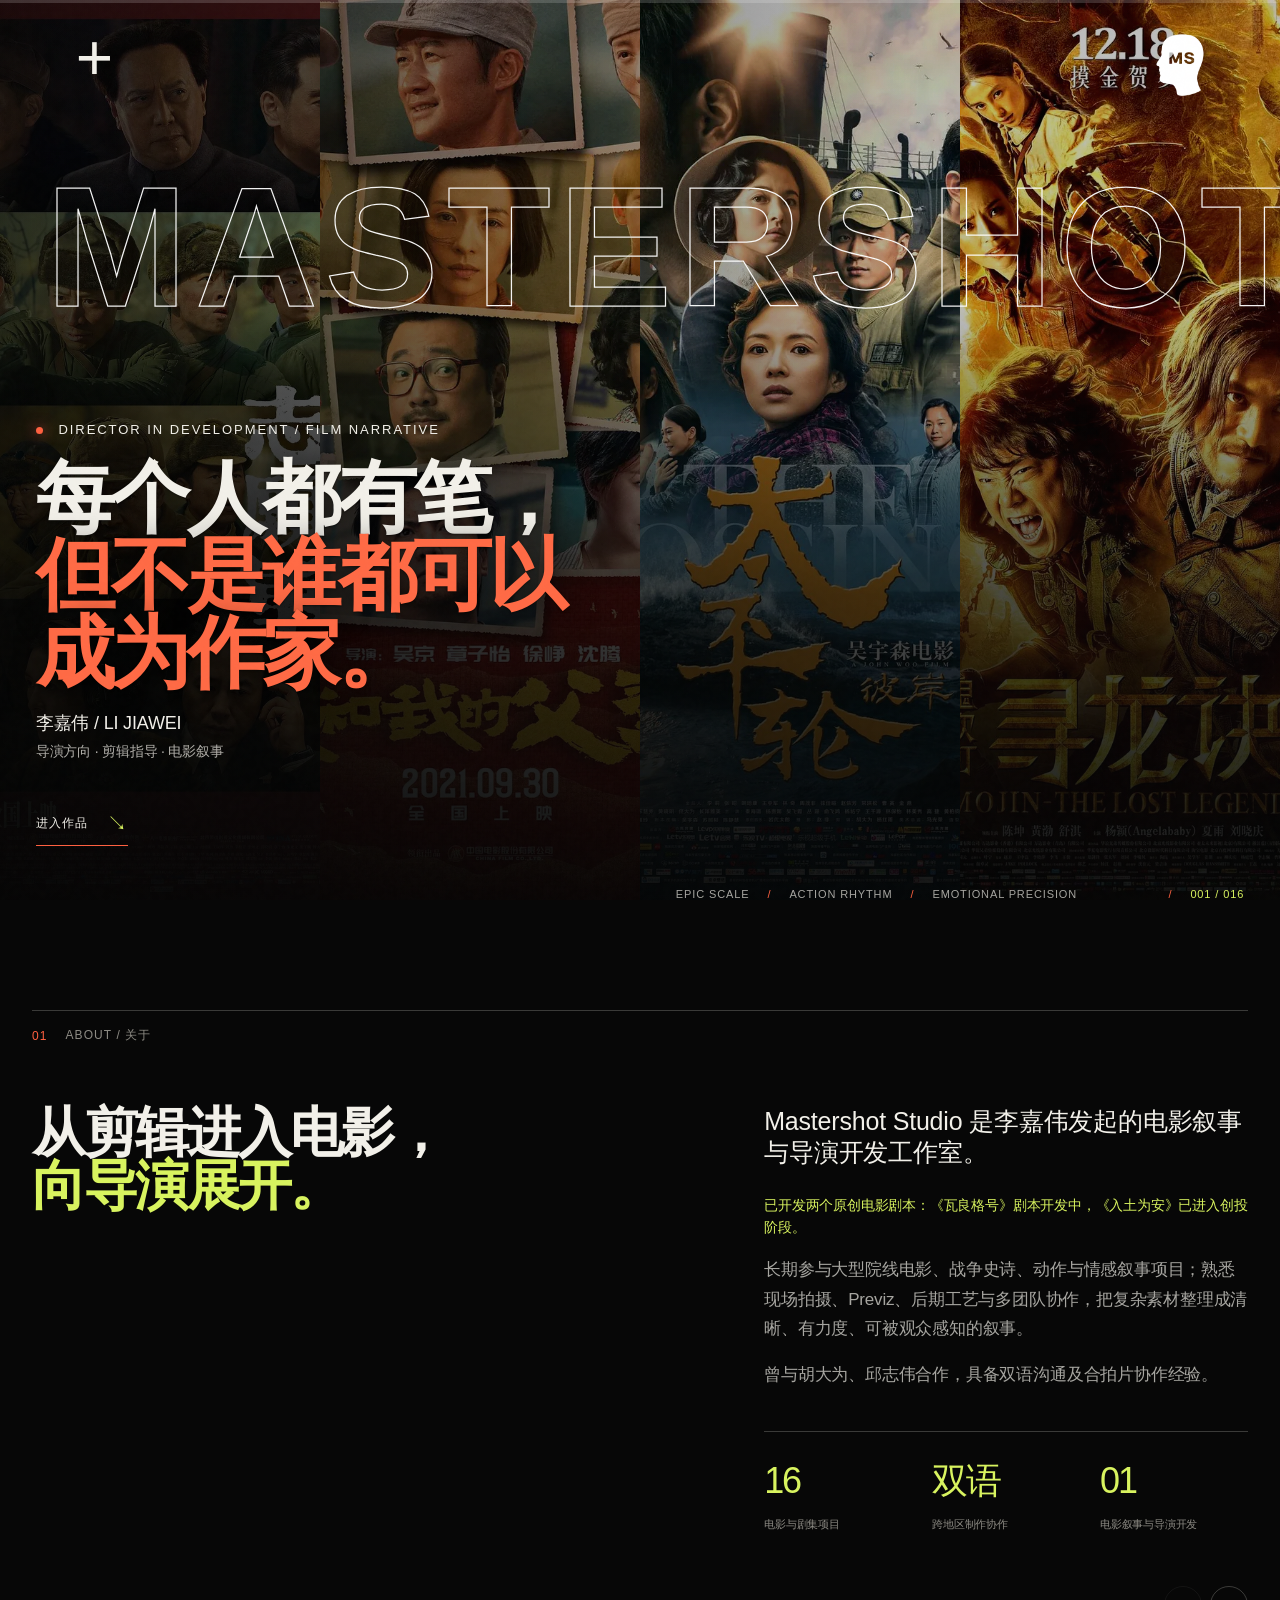
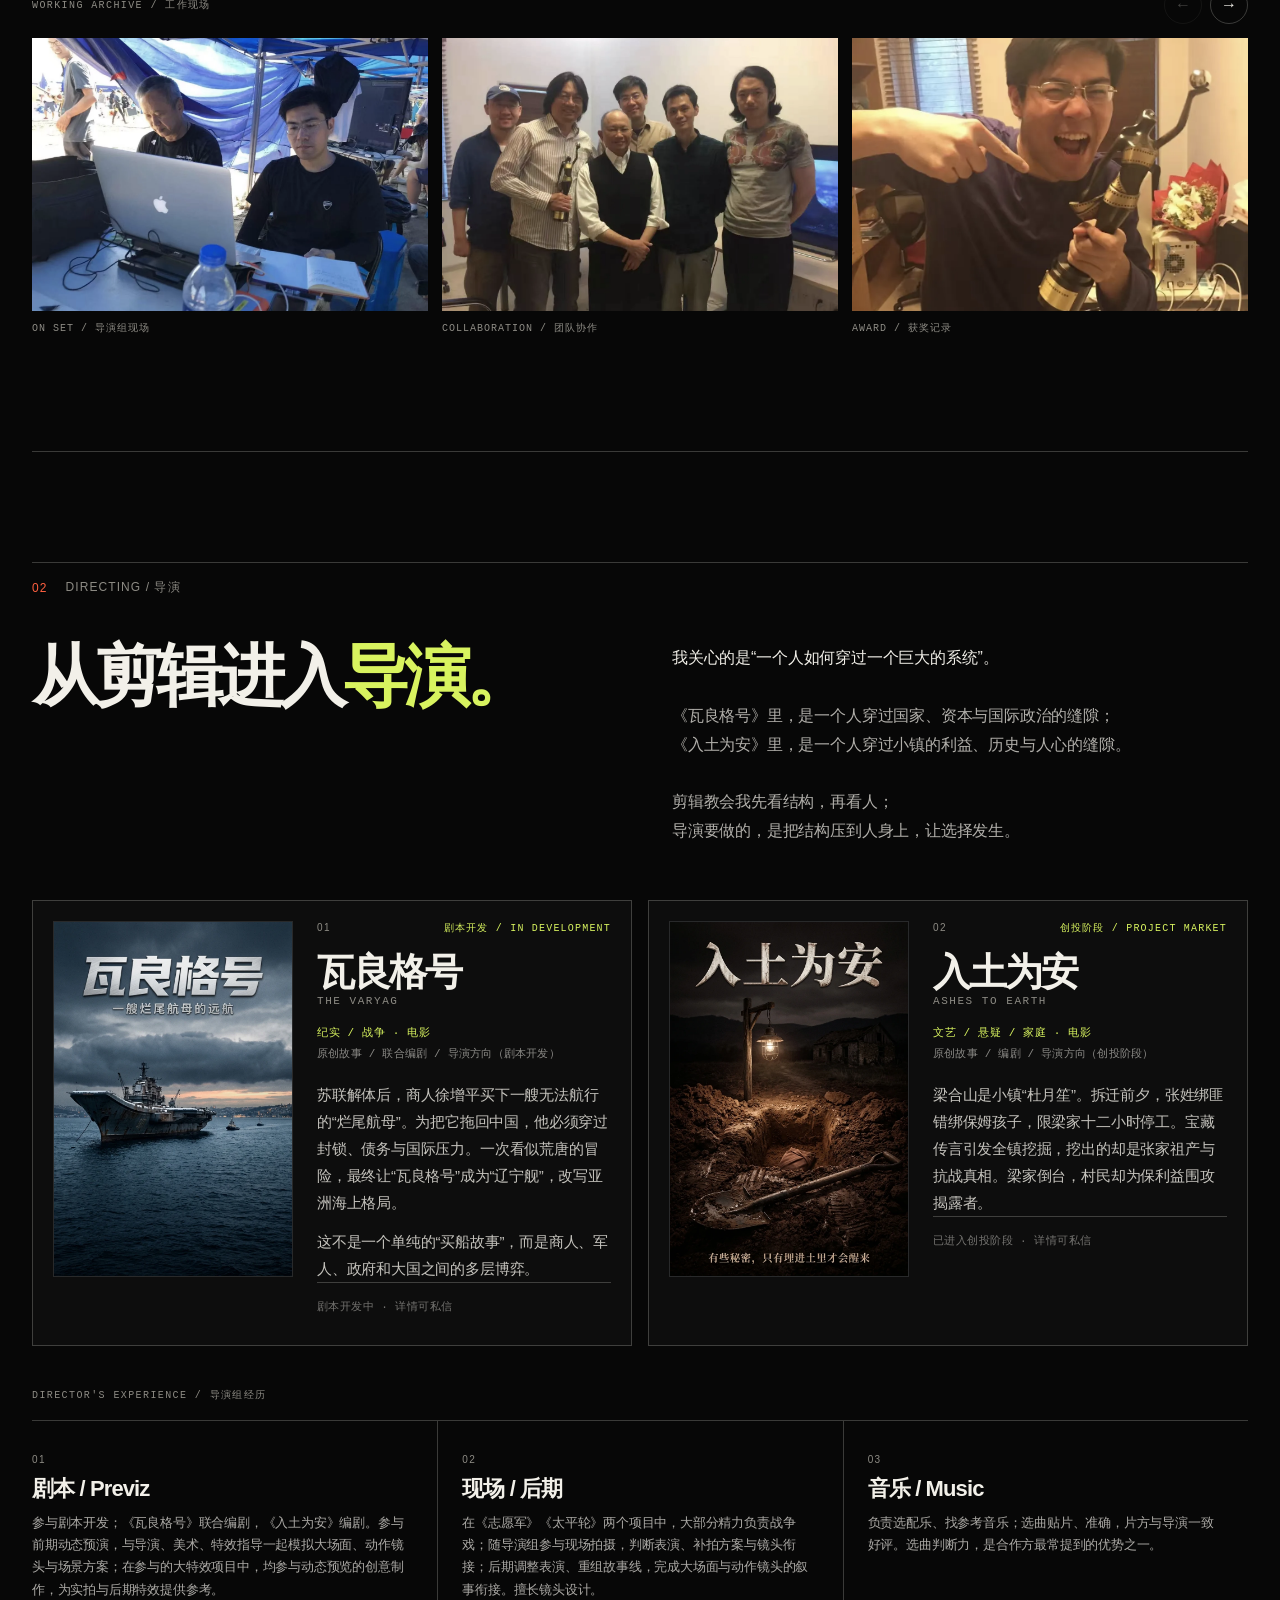
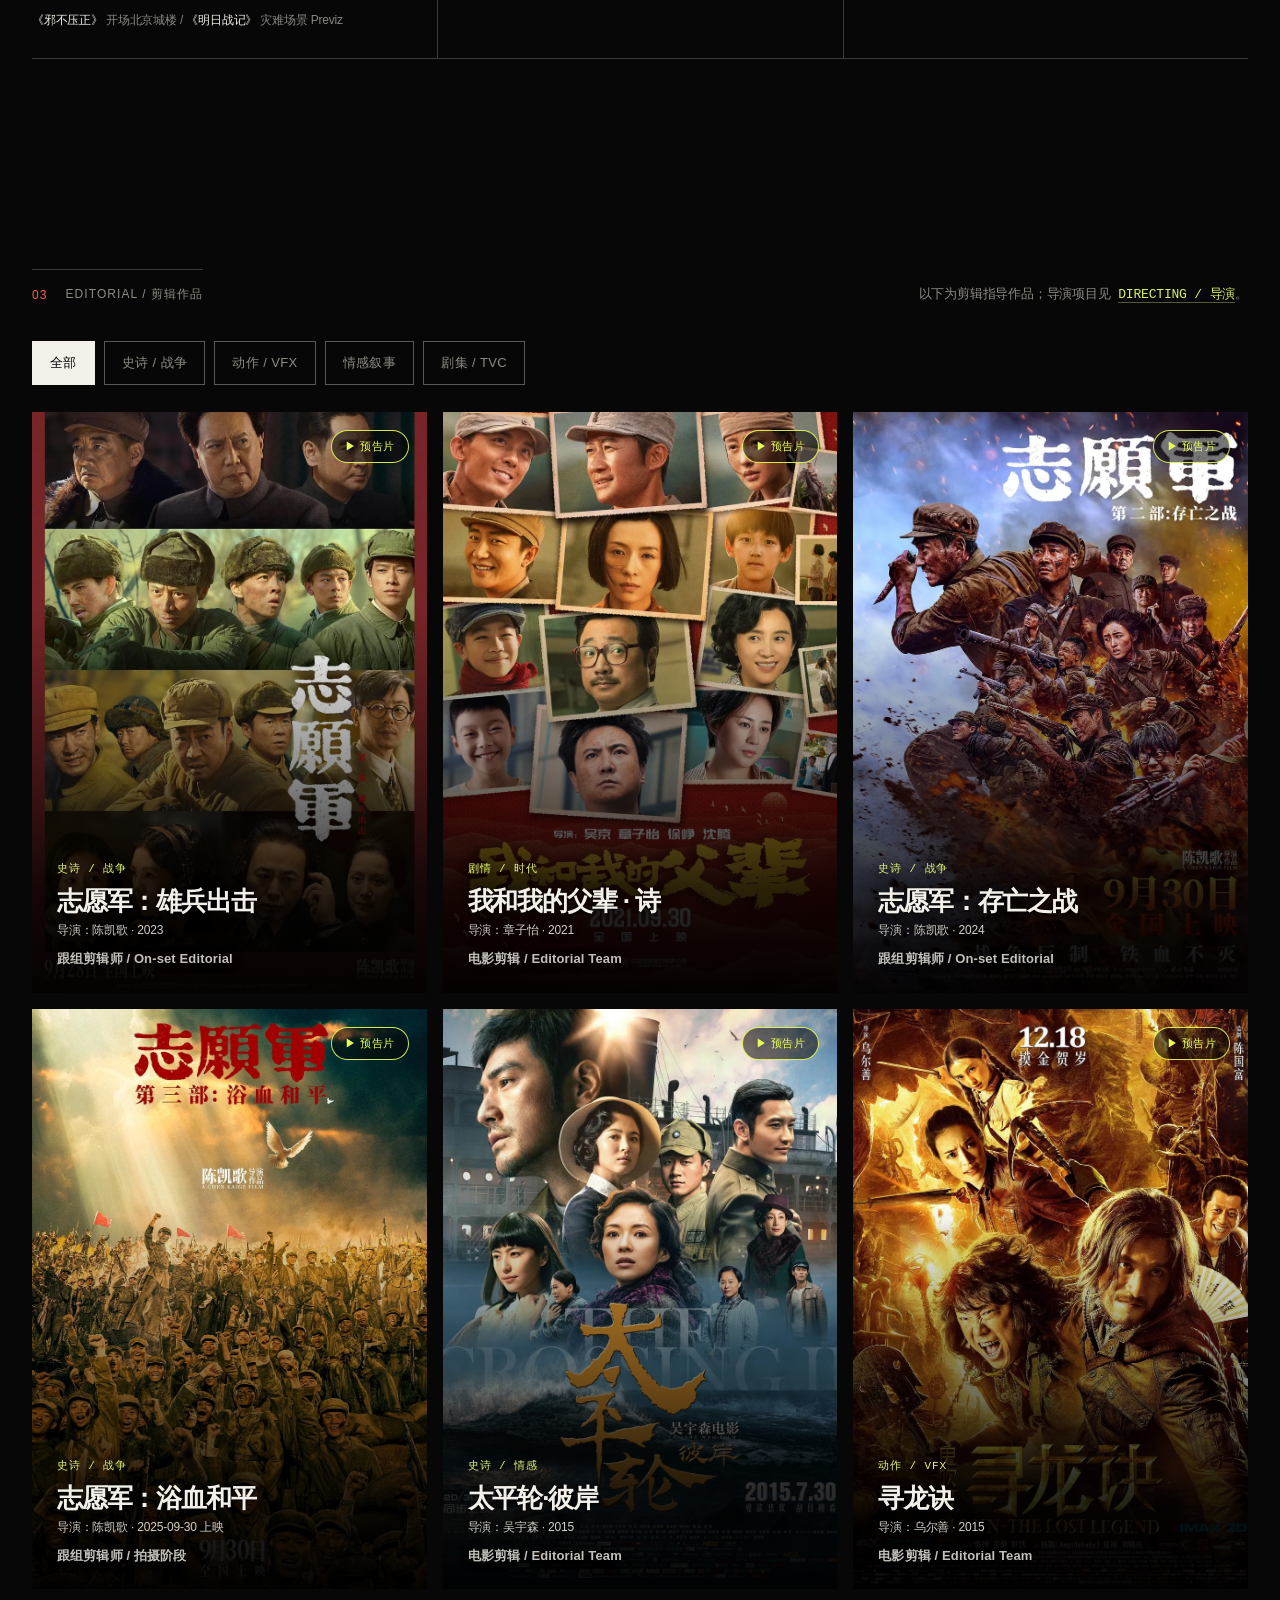
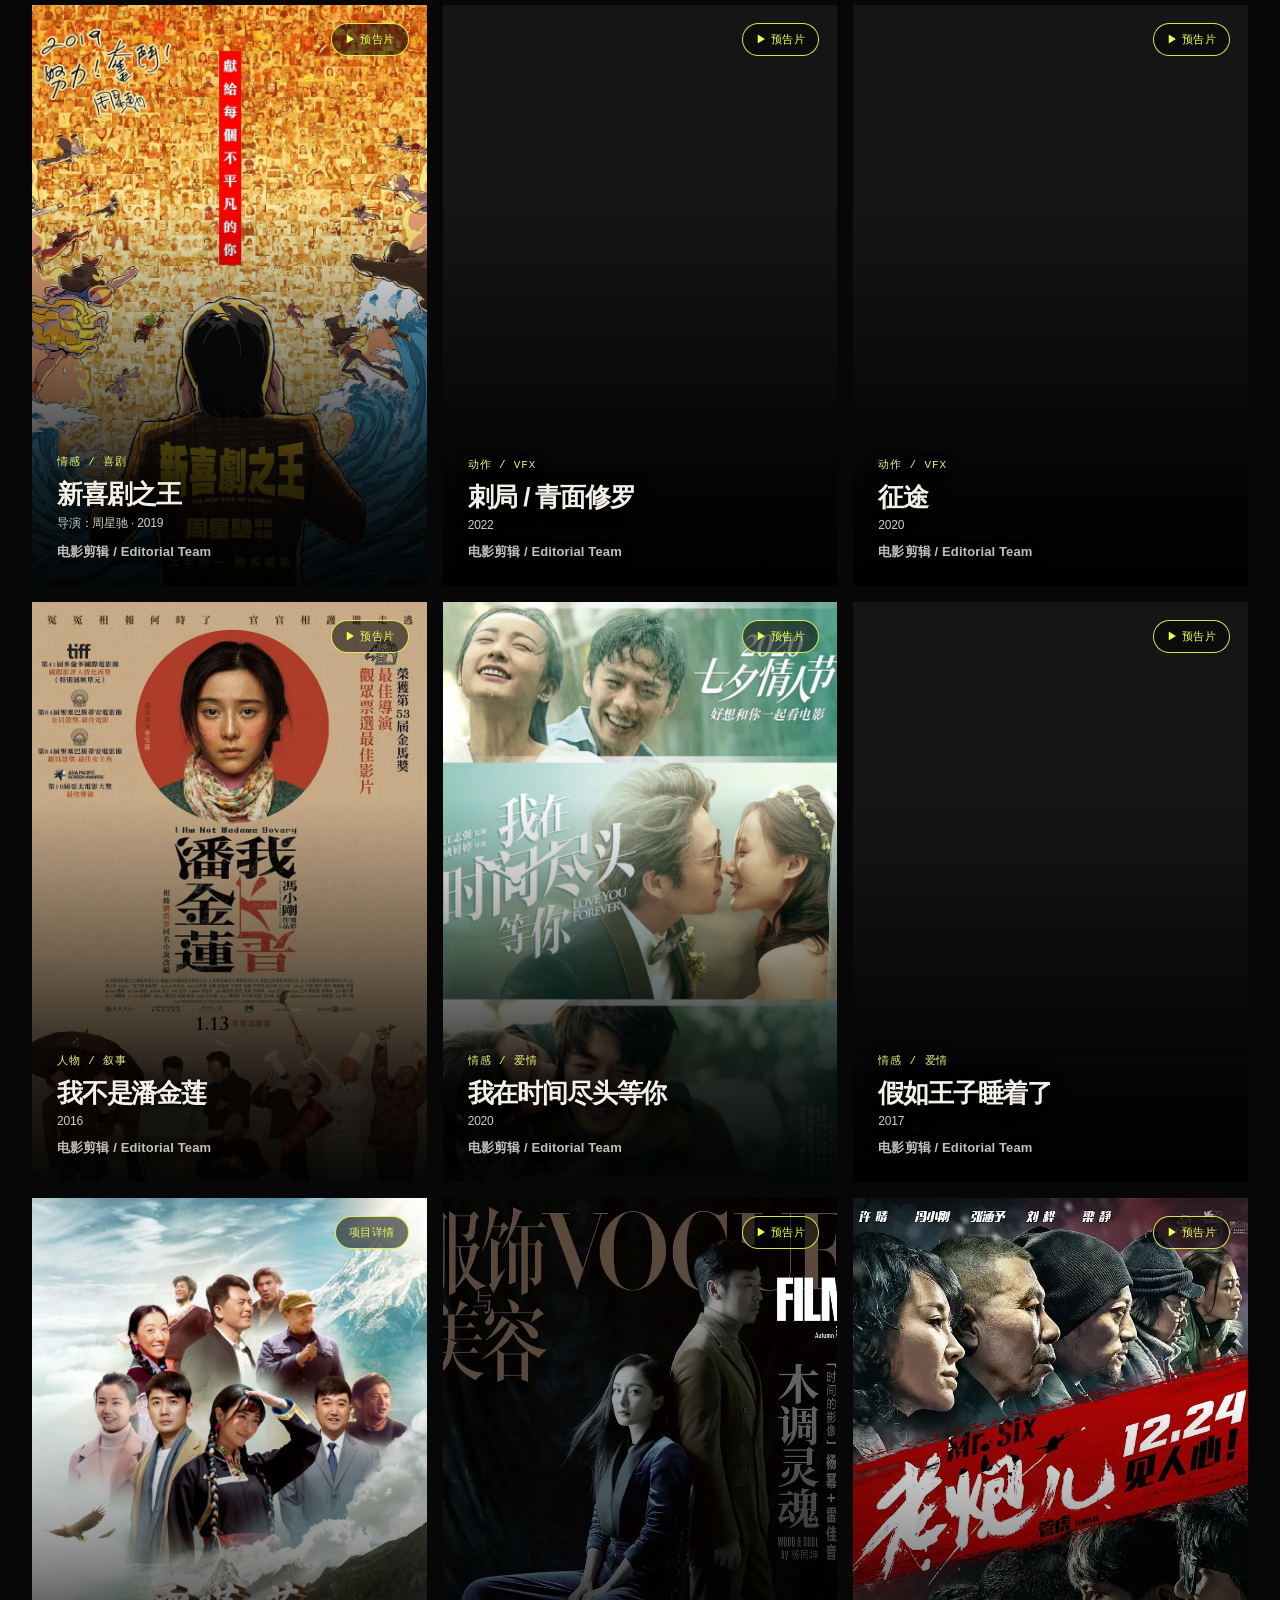
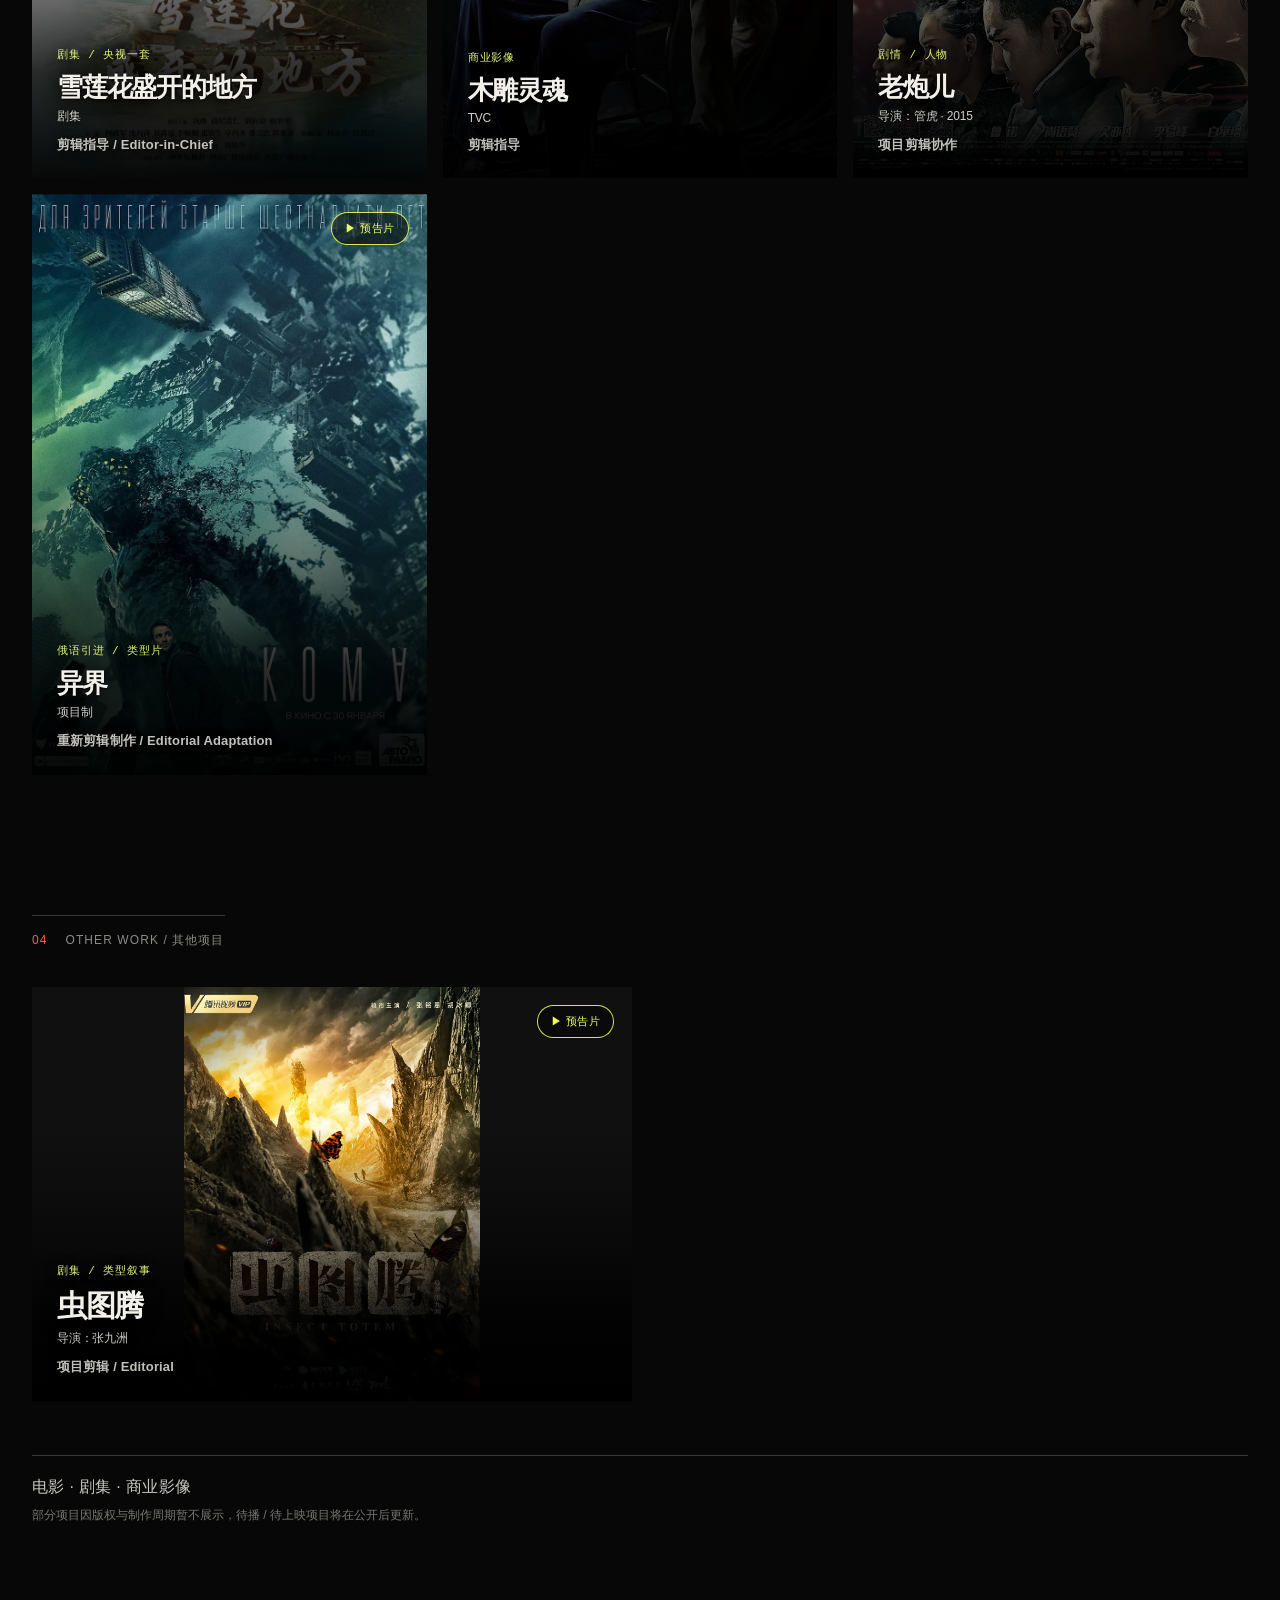
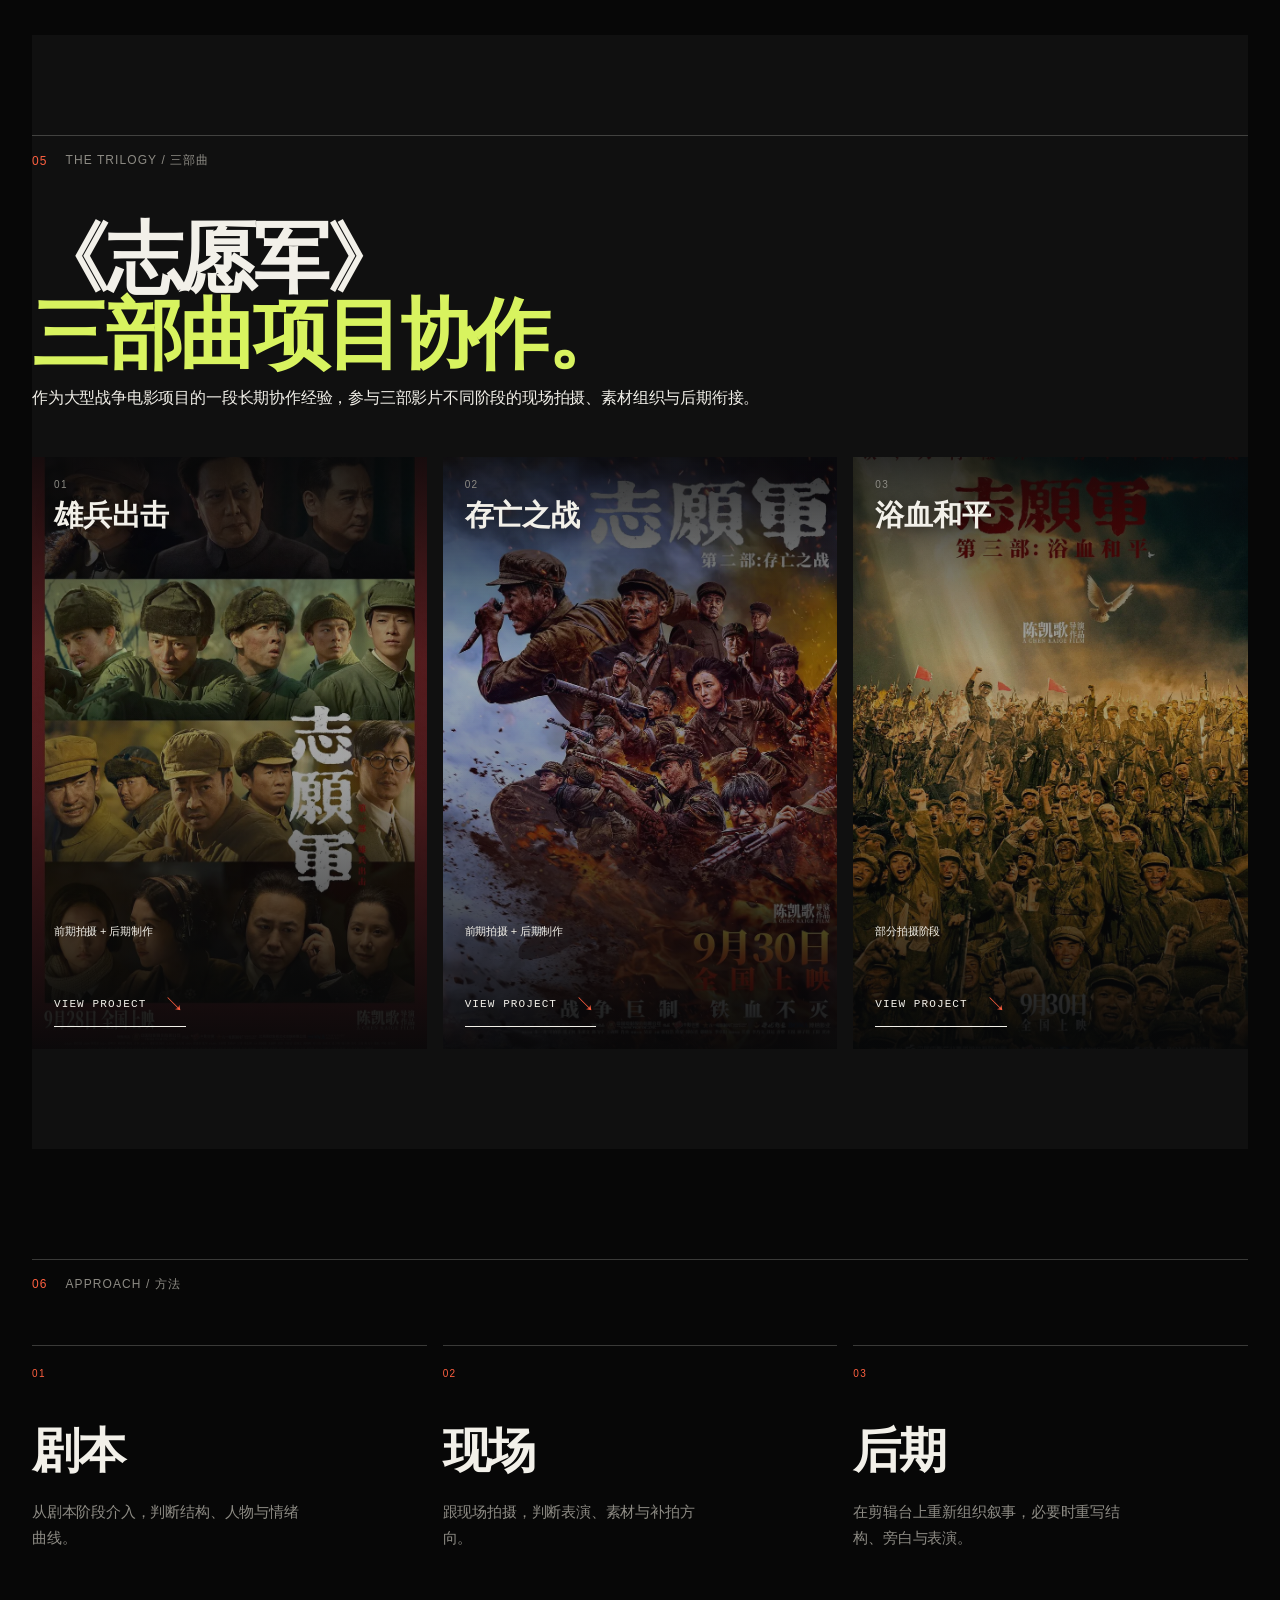
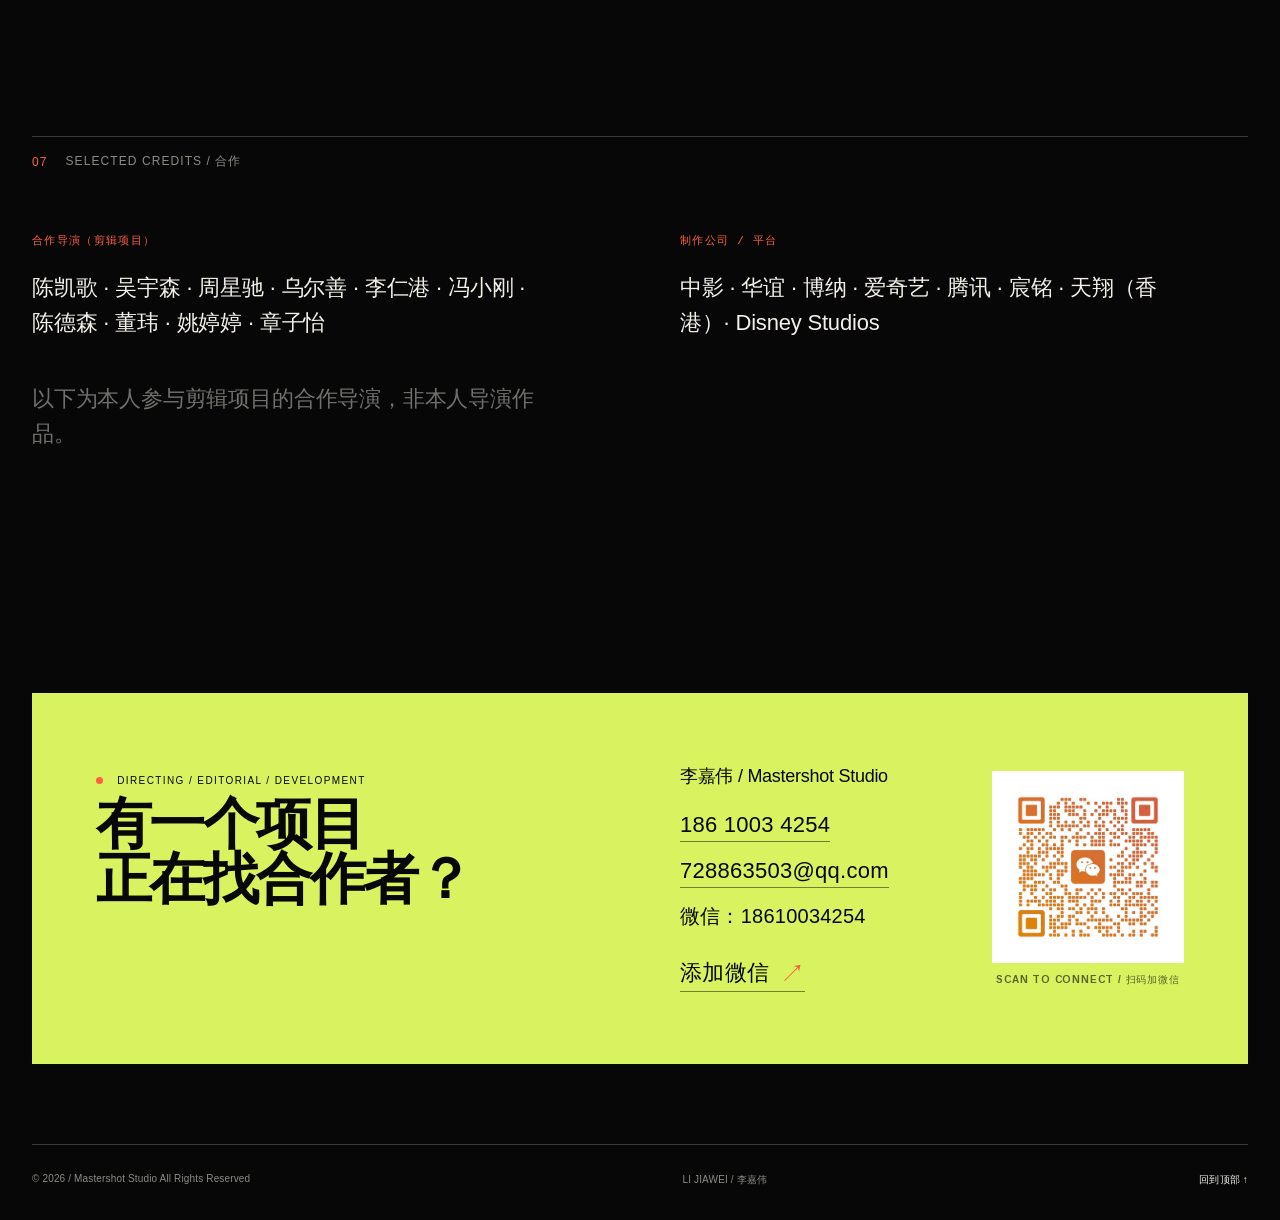
<file: index.html>
<!doctype html>
<html lang="zh-CN">
  <head>
    <meta charset="utf-8" />
    <meta name="viewport" content="width=device-width, initial-scale=1" />
    <meta name="theme-color" content="#0c0d0d" />
    <meta name="description" content="李嘉伟，导演方向、剪辑指导。原创电影剧本《瓦良格号》开发中、《入土为安》已进入创投阶段；剪辑作品包括《志愿军》三部曲、太平轮·彼岸、寻龙诀、新喜剧之王等。" />
    <title>李嘉伟 / 导演方向 · 剪辑指导 — Mastershot Studio</title>
    <link rel="canonical" href="http://mastershot.cc/" />
    <meta property="og:url" content="http://mastershot.cc/" />
    <link rel="icon" href="assets/favicon/favicon.ico" sizes="any" />
    <link rel="icon" type="image/png" href="assets/favicon/favicon-32.png" sizes="32x32" />
    <link rel="apple-touch-icon" href="assets/favicon/apple-touch-icon.png" />
    <meta property="og:type" content="website" />
    <meta property="og:site_name" content="Mastershot Studio" />
    <meta property="og:title" content="李嘉伟 / 导演方向 · 剪辑指导 — Mastershot Studio" />
    <meta property="og:description" content="李嘉伟，导演方向、剪辑指导。原创电影剧本《瓦良格号》开发中、《入土为安》已进入创投阶段；剪辑作品包括《志愿军》三部曲、太平轮·彼岸、寻龙诀、新喜剧之王等。" />
    <meta property="og:image" content="http://mastershot.cc/assets/share/og-cover.jpg" />
    <meta property="og:image:width" content="1200" />
    <meta property="og:image:height" content="630" />
    <meta name="twitter:card" content="summary_large_image" />
    <meta name="twitter:title" content="李嘉伟 / 导演方向 · 剪辑指导 — Mastershot Studio" />
    <meta name="twitter:description" content="李嘉伟，导演方向、剪辑指导。原创电影剧本《瓦良格号》开发中、《入土为安》已进入创投阶段；剪辑作品包括《志愿军》三部曲、太平轮·彼岸、寻龙诀、新喜剧之王等。" />
    <meta name="twitter:image" content="http://mastershot.cc/assets/share/og-cover.jpg" />
    <link rel="preload" as="image" href="assets/opt/img-001.webp" />
    <link rel="preload" as="image" href="assets/opt/img-002.webp" />
    <link rel="preload" as="image" href="assets/opt/img-003.webp" />
    <link rel="preload" as="image" href="assets/opt/img-004.webp" />
    <link rel="preload" href="assets/fonts/arimo-latin-700.woff2" as="font" type="font/woff2" crossorigin />
    <link rel="stylesheet" href="styles.css?v=20261021-2300" />
    <link rel="stylesheet" href="blur.css?v=20261021-2300" />
    <link rel="stylesheet" href="fixes.css?v=20261021-2300" />
  </head>
  <body class="splash-lock">
    <noscript><style>#splash-screen{display:none!important}body.splash-lock{overflow:auto!important}</style></noscript>
    <div class="page-progress" aria-hidden="true"><span id="page-progress-bar"></span></div>
    <section class="splash-screen" id="splash-screen" aria-label="Mastershot Studio opening">
      <div class="splash-wordmark" aria-label="MASTERSHOT">MASTERSHOT</div>
    </section>
    <div class="site-noise" aria-hidden="true"></div>
    <header class="site-header">
      <button class="menu-toggle" type="button" aria-label="打开菜单" aria-expanded="false" aria-controls="main-navigation">+</button>
      <a class="brand" href="#top" aria-label="Mastershot Studio home">
        <span class="brand-head" aria-hidden="true"><img class="brand-image" src="assets/opt/img-005.png" alt="MS" /></span>
      </a>
      <nav class="main-nav" id="main-navigation" aria-label="Main navigation">
        <div class="nav-links">
          <a href="#top" data-preview="assets/opt/img-004.webp">HOME</a>
          <a href="#directing" data-preview="assets/opt/img-001.webp">DIRECTING</a>
          <a href="#work" data-preview="assets/opt/img-002.webp">WORK</a>
          <a href="#approach" data-preview="assets/opt/img-003.webp">APPROACH</a>
          <a href="#about" data-preview="assets/opt/img-004.webp">ABOUT</a>
          <a href="#contact" data-preview="assets/opt/img-010.webp">CONTACT</a>
        </div>
        <aside class="nav-feature">
          <div class="nav-preview"><img id="nav-preview-image" src="assets/opt/img-002.webp" alt="项目预览"><span id="nav-preview-label">SELECTED WORK / 代表作品</span></div>
          <div class="nav-info">
            <p class="nav-info-title">LI JIAWEI / 李嘉伟</p>
            <p>导演方向 · 剪辑指导<br>Mastershot Studio</p>
            <p>原创剧本 · 开发 / 创投<br>《瓦良格号》《入土为安》</p>
            <p>志愿军三部曲<br>太平轮 · 寻龙诀 · 雪莲花</p>
            <p>史诗战争 / 动作特效 / 情感叙事</p>
            <p>合作导演（剪辑项目）<br>陈凯歌 · 吴宇森 · 周星驰</p>
            <div class="nav-contact">CONTACT<br><a href="tel:18610034254">186 1003 4254</a><br><a href="mailto:728863503@qq.com">728863503@qq.com</a><br><span>微信：18610034254</span><img class="nav-contact-qr" src="assets/opt/img-006.png" alt="微信二维码，添加李嘉伟"></div>
          </div>
        </aside>
      </nav>
    </header>

    <main id="top">
      <section class="hero" id="hero">
        <video class="hero-motion" id="hero-motion" muted loop playsinline preload="metadata" aria-hidden="true"></video>
        <div class="hero-backdrop" id="hero-backdrop"></div>
        <div class="hero-filmstrip" aria-hidden="true">
          <span style="--film:url('assets/opt/img-001.webp')"></span>
          <span style="--film:url('assets/opt/img-002.webp')"></span>
          <span style="--film:url('assets/opt/img-003.webp')"></span>
          <span style="--film:url('assets/opt/img-004.webp')"></span>
        </div>
        <div class="hero-overlay"></div>
        <div class="hero-wordmark" aria-hidden="true"><span>MASTERSHOT</span></div>
        <div class="hero-content shell">
          <p class="eyebrow"><span class="signal"></span> DIRECTOR IN DEVELOPMENT / FILM NARRATIVE</p>
          <h1>每个人都有笔，<br /><span>但不是谁都可以成为作家。</span></h1>
          <p class="hero-intro">李嘉伟 / LI JIAWEI<br /><strong>导演方向 · 剪辑指导 · 电影叙事</strong></p>
          <a class="text-link hero-link" href="#work">进入作品 <span>↘</span></a>
        </div>
        <div class="hero-meta shell">
          <span>EPIC SCALE</span><span>ACTION RHYTHM</span><span>EMOTIONAL PRECISION</span>
          <span class="hero-index">001 / 016</span>
        </div>
      </section>

      <section class="intro shell" id="about">
        <div class="section-label"><span>01</span><span>ABOUT / 关于</span></div>
        <div class="intro-grid">
          <h2><span>从剪辑进入电影，</span><br /><span><i>向导演展开。</i></span></h2>
          <div class="intro-copy">
            <p class="lead">Mastershot Studio 是李嘉伟发起的电影叙事与导演开发工作室。</p>
            <p class="about-directing">已开发两个原创电影剧本：《瓦良格号》剧本开发中，《入土为安》已进入创投阶段。</p>
            <p>长期参与大型院线电影、战争史诗、动作与情感叙事项目；熟悉现场拍摄、Previz、后期工艺与多团队协作，把复杂素材整理成清晰、有力度、可被观众感知的叙事。</p>
            <p>曾与胡大为、邱志伟合作，具备双语沟通及合拍片协作经验。</p>
            <div class="stat-row"><div><strong>16</strong><span>电影与剧集项目</span></div><div><strong>双语</strong><span>跨地区制作协作</span></div><div><strong>01</strong><span>电影叙事与导演开发</span></div></div>
          </div>
        </div>
        <div class="gallery-head">
          <span class="gallery-label">WORKING ARCHIVE / 工作现场</span>
          <div class="gallery-nav" aria-label="工作照切换">
            <button class="gallery-btn" id="gallery-prev" type="button" aria-label="上一张工作照" aria-controls="intro-gallery" disabled>←</button>
            <button class="gallery-btn" id="gallery-next" type="button" aria-label="下一张工作照" aria-controls="intro-gallery">→</button>
          </div>
        </div>
        <div class="intro-gallery" id="intro-gallery" aria-label="李嘉伟工作现场与创作记录">
          <figure><img src="assets/opt/gallery-onsite.webp" alt="李嘉伟在拍摄现场与导演组一起看笔记本电脑" loading="lazy"><figcaption>ON SET / 导演组现场</figcaption></figure>
          <figure><img src="assets/opt/img-008.webp" alt="团队工作记录" loading="lazy"><figcaption>COLLABORATION / 团队协作</figcaption></figure>
          <figure><img src="assets/opt/img-009.webp" alt="李嘉伟手持奖杯的获奖记录" loading="lazy"><figcaption>AWARD / 获奖记录</figcaption></figure>
          <figure><img src="assets/opt/gallery-set.webp" alt="黄昏下的蓝幕外景、摇臂与现场工作人员" loading="lazy"><figcaption>ON SET / 大场面拍摄</figcaption></figure>
          <figure><img src="assets/opt/gallery-screening.webp" alt="后期审片室中的投影幕与工作台" loading="lazy"><figcaption>POST / 后期审片</figcaption></figure>
          <figure><img src="assets/opt/img-007.webp" alt="剪辑工作现场" loading="lazy"><figcaption>EDITORIAL / 剪辑现场</figcaption></figure>
        </div>
      </section>


      <section class="directing shell" id="directing">
        <div class="section-label"><span>02</span><span>DIRECTING / 导演</span></div>
        <div class="directing-head">
          <h2>从剪辑进入<i>导演。</i></h2>
          <p class="directing-statement">
            <strong>我关心的是“一个人如何穿过一个巨大的系统”。</strong><br /><br />
            《瓦良格号》里，是一个人穿过国家、资本与国际政治的缝隙；<br />
            《入土为安》里，是一个人穿过小镇的利益、历史与人心的缝隙。<br /><br />
            剪辑教会我先看结构，再看人；<br />
            导演要做的，是把结构压到人身上，让选择发生。
          </p>
        </div>
        <div class="directing-grid">
          <article class="directing-card has-poster">
            <div class="directing-poster"><img src="assets/opt/directing-varyag.webp" alt="《瓦良格号》概念海报：一艘锈迹斑斑的航母在阴云下的海面航行" width="848" height="1264" loading="lazy" /></div>
            <div class="directing-body">
            <div class="directing-card-top"><span class="card-no">01</span><span class="directing-status">剧本开发 / IN DEVELOPMENT</span></div>
            <h3>瓦良格号</h3>
            <p class="directing-en">THE VARYAG</p>
            <p class="directing-meta">纪实 / 战争 · 电影</p>
            <p class="directing-credit">原创故事 / 联合编剧 / 导演方向（剧本开发）</p>
            <p class="directing-logline">苏联解体后，商人徐增平买下一艘无法航行的“烂尾航母”。为把它拖回中国，他必须穿过封锁、债务与国际压力。一次看似荒唐的冒险，最终让“瓦良格号”成为“辽宁舰”，改写亚洲海上格局。</p>
            <p class="directing-logline">这不是一个单纯的“买船故事”，而是商人、军人、政府和大国之间的多层博弈。</p>
            <p class="directing-note">剧本开发中 · 详情可私信</p>
          </div>
          </article>
          <article class="directing-card has-poster">
            <div class="directing-poster"><img src="assets/opt/directing-ashes.webp" alt="《入土为安》概念海报：夜色中的坟坑、铁锹与一盏灯" width="848" height="1264" loading="lazy" /></div>
            <div class="directing-body">
            <div class="directing-card-top"><span class="card-no">02</span><span class="directing-status">创投阶段 / PROJECT MARKET</span></div>
            <h3>入土为安</h3>
            <p class="directing-en">ASHES TO EARTH</p>
            <p class="directing-meta">文艺 / 悬疑 / 家庭 · 电影</p>
            <p class="directing-credit">原创故事 / 编剧 / 导演方向（创投阶段）</p>
            <p class="directing-logline">梁合山是小镇“杜月笙”。拆迁前夕，张姓绑匪错绑保姆孩子，限梁家十二小时停工。宝藏传言引发全镇挖掘，挖出的却是张家祖产与抗战真相。梁家倒台，村民却为保利益围攻揭露者。</p>
            <p class="directing-note">已进入创投阶段 · 详情可私信</p>
          </div>
          </article>
        </div>
      
        <p class="directing-experience-label">DIRECTOR'S EXPERIENCE / 导演组经历</p>
        <div class="directing-experience">
          <div>
            <span class="card-no">01</span>
            <h3>剧本 / Previz</h3>
            <p>参与剧本开发；《瓦良格号》联合编剧，《入土为安》编剧。参与前期动态预演，与导演、美术、特效指导一起模拟大场面、动作镜头与场景方案；在参与的大特效项目中，均参与动态预览的创意制作，为实拍与后期特效提供参考。</p>
            <p class="directing-credit-line"><strong>《邪不压正》</strong> 开场北京城楼 / <strong>《明日战记》</strong> 灾难场景 Previz</p>
          </div>
          <div>
            <span class="card-no">02</span>
            <h3>现场 / 后期</h3>
            <p>在《志愿军》《太平轮》两个项目中，大部分精力负责战争戏；随导演组参与现场拍摄，判断表演、补拍方案与镜头衔接；后期调整表演、重组故事线，完成大场面与动作镜头的叙事衔接。擅长镜头设计。</p>
          </div>
          <div>
            <span class="card-no">03</span>
            <h3>音乐 / Music</h3>
            <p>负责选配乐、找参考音乐；选曲贴片、准确，片方与导演一致好评。选曲判断力，是合作方最常提到的优势之一。</p>
          </div>
        </div>
</section>

      <section class="work-section shell" id="work">
        <div class="section-heading">
          <div class="section-label"><span>03</span><span>EDITORIAL / 剪辑作品</span></div>
          <p class="section-caption">以下为剪辑指导作品；导演项目见 <a href="#directing">DIRECTING / 导演</a>。</p>
        </div>
        <div class="filter-row" role="group" aria-label="作品筛选">
          <button class="filter is-active" data-filter="all" type="button" aria-pressed="true">全部</button>
          <button class="filter" data-filter="epic" type="button" aria-pressed="false">史诗 / 战争</button>
          <button class="filter" data-filter="action" type="button" aria-pressed="false">动作 / VFX</button>
          <button class="filter" data-filter="emotion" type="button" aria-pressed="false">情感叙事</button>
          <button class="filter" data-filter="series" type="button" aria-pressed="false">剧集 / TVC</button>
        </div>
        <div class="work-grid" id="work-grid"></div>
        <noscript><p style="color:#8d8b84;font-size:13px">请开启 JavaScript 以查看完整作品列表。</p></noscript>
      </section>

      <section class="other-work shell" id="other-work">
        <div class="section-heading">
          <div class="section-label"><span>04</span><span>OTHER WORK / 其他项目</span></div>
        </div>
        <div class="other-grid" id="other-grid"></div>
        <div class="work-endnote" aria-label="作品说明">
          <span class="work-endnote-title">电影 · 剧集 · 商业影像</span>
          <small>部分项目因版权与制作周期暂不展示，待播 / 待上映项目将在公开后更新。</small>
        </div>
      </section>

      <section class="trilogy shell" id="trilogy">
        <div class="section-label"><span>05</span><span>THE TRILOGY / 三部曲</span></div>
        <div class="trilogy-head"><h2>《志愿军》<br /><i>三部曲项目协作。</i></h2><p>作为大型战争电影项目的一段长期协作经验，参与三部影片不同阶段的现场拍摄、素材组织与后期衔接。</p></div>
        <div class="trilogy-grid" id="trilogy-grid"></div>
      </section>

      <section class="approach shell" id="approach">
        <div class="section-label"><span>06</span><span>APPROACH / 方法</span></div>
        <div class="approach-grid">
          <div class="approach-card"><span class="card-no">01</span><h3>剧本</h3><p>从剧本阶段介入，判断结构、人物与情绪曲线。</p></div>
          <div class="approach-card"><span class="card-no">02</span><h3>现场</h3><p>跟现场拍摄，判断表演、素材与补拍方向。</p></div>
          <div class="approach-card"><span class="card-no">03</span><h3>后期</h3><p>在剪辑台上重新组织叙事，必要时重写结构、旁白与表演。</p></div>
        </div>
      </section>

      <section class="credits shell" id="credits">
        <div class="section-label"><span>07</span><span>SELECTED CREDITS / 合作</span></div>
        <div class="credits-grid"><div><h3>合作导演（剪辑项目）</h3><p>陈凯歌 · 吴宇森 · 周星驰 · 乌尔善 · 李仁港 · 冯小刚 · 陈德森 · 董玮 · 姚婷婷 · 章子怡</p></div><div><h3>制作公司 / 平台</h3><p>中影 · 华谊 · 博纳 · 爱奇艺 · 腾讯 · 宸铭 · 天翔（香港）· Disney Studios</p></div></div>
        <p class="credits-note">以下为本人参与剪辑项目的合作导演，非本人导演作品。</p>
      </section>

      <section class="contact shell" id="contact">
        <div class="contact-card"><div><p class="eyebrow"><span class="signal"></span> DIRECTING / EDITORIAL / DEVELOPMENT</p><h2>有一个项目<br /><i>正在找合作者？</i></h2></div><div class="contact-info"><div class="contact-details"><p>李嘉伟 / Mastershot Studio</p><a href="tel:18610034254">186 1003 4254</a><a href="mailto:728863503@qq.com">728863503@qq.com</a><span>微信：18610034254</span><a class="contact-wechat" href="weixin://dl/add?username=18610034254">添加微信 <span>↗</span></a></div><div class="contact-qr-wrap"><img class="contact-qr" src="assets/opt/img-006.png" alt="微信二维码，添加李嘉伟" loading="lazy"><span>SCAN TO CONNECT / 扫码加微信</span></div></div></div>
      </section>
    </main>

    <footer class="site-footer shell"><span>© <span id="year"></span> / Mastershot Studio All Rights Reserved</span><span>LI JIAWEI / 李嘉伟</span><a href="#top">回到顶部 ↑</a></footer>

    <section class="project-view" id="project-view" aria-hidden="true">
      <div class="project-view-topbar">
        <button class="project-home" id="project-home" type="button"><span>×</span> HOME / 返回首页</button>
        <div class="project-topbar-actions">
          <a class="project-logo" href="#top" aria-label="回到 Mastershot 开场"><span class="brand-head" aria-hidden="true"><img class="brand-image" src="assets/opt/img-005.png" alt="MS" /></span><b>MASTERSHOT</b></a>
          <button class="project-close-x" id="project-close-x" type="button" aria-label="关闭并返回作品">×</button>
        </div>
      </div>
      <div class="project-view-scroll" id="project-view-scroll" tabindex="-1">
        <div id="project-view-content"></div>
      </div>
    </section>
    <section class="trailer-modal" id="trailer-modal" aria-hidden="true" aria-label="项目播放窗口">
      <div class="trailer-modal-topbar"><span class="trailer-modal-brand">MASTERSHOT / PLAYBACK</span><button class="trailer-modal-close" id="trailer-modal-close" type="button" aria-label="退出播放">X</button></div>
      <button class="trailer-modal-arrow trailer-modal-prev" id="trailer-modal-prev" type="button" aria-label="上一个项目">‹</button>
      <div class="trailer-modal-frame" id="trailer-modal-frame"></div>
      <button class="trailer-modal-arrow trailer-modal-next" id="trailer-modal-next" type="button" aria-label="下一个项目">›</button>
      <div class="trailer-modal-caption"><span id="trailer-modal-title"></span><span id="trailer-modal-meta"></span></div>
    </section>
    <script>
      window.setTimeout(function () {
        var splash = document.getElementById("splash-screen");
        if (splash) splash.style.display = "none";
        document.body.classList.remove("splash-lock");
      }, 4000);
    </script>
    <script src="content.js?v=20261021-2300"></script>
    <script src="script.js?v=20261021-2300"></script>
  </body>
</html>
</file>
<file: styles.css>
:root { --ink:#0c0d0d; --paper:#e8e5de; --muted:#96958e; --line:rgba(232,229,222,.22); --accent:#ef5b35; --acid:#c9d978; --blue:#2d5665; --shell:min(1200px, calc(100vw - 72px)); }
* { box-sizing:border-box; }
html { scroll-behavior:smooth; }
body { margin:0; color:var(--paper); background:var(--ink); font-family:Manrope, -apple-system, BlinkMacSystemFont, "PingFang SC", "Microsoft YaHei", sans-serif; letter-spacing:-.02em; }
body::selection { color:var(--ink); background:var(--acid); }
a { color:inherit; text-decoration:none; }
button { font:inherit; color:inherit; }
.site-noise { position:fixed; inset:0; pointer-events:none; opacity:.045; z-index:20; background-image:url("data:image/svg+xml,%3Csvg viewBox='0 0 160 160' xmlns='http://www.w3.org/2000/svg'%3E%3Cfilter id='n'%3E%3CfeTurbulence type='fractalNoise' baseFrequency='.8' numOctaves='4' stitchTiles='stitch'/%3E%3C/filter%3E%3Crect width='100%25' height='100%25' filter='url(%23n)' opacity='.36'/%3E%3C/svg%3E"); }
.shell { width:var(--shell); margin-inline:auto; }
.site-header { position:fixed; top:0; left:0; width:100%; padding:22px 36px; display:flex; align-items:center; justify-content:space-between; z-index:10; mix-blend-mode:screen; }
.brand { display:flex; align-items:center; gap:12px; font:500 12px/1 "DM Mono", monospace; letter-spacing:.08em; }
.brand em { color:var(--accent); font-style:normal; }
.brand-mark { display:flex; position:relative; width:25px; height:20px; transform:skewY(-28deg); }
.brand-mark i { position:absolute; width:13px; height:13px; border:1px solid currentColor; transform:rotate(45deg); }
.brand-mark i:nth-child(1){left:0;top:0}.brand-mark i:nth-child(2){left:7px;top:0;background:var(--paper)}.brand-mark i:nth-child(3){left:14px;top:0}
.main-nav { display:flex; gap:28px; font:11px "DM Mono", monospace; letter-spacing:.08em; text-transform:uppercase; }
.main-nav a { opacity:.7; transition:opacity .25s,color .25s; }.main-nav a:hover{opacity:1;color:var(--acid)}
.menu-toggle { display:none; border:0; background:none; font:11px "DM Mono",monospace; }
.hero { min-height:100svh; position:relative; overflow:hidden; display:flex; align-items:flex-end; padding:0 0 64px; }
.hero-backdrop { position:absolute; inset:0; background:center/cover no-repeat; filter:saturate(.75) contrast(1.06); transform:scale(1.03); transition:background-image .8s ease; }
.hero-overlay { position:absolute; inset:0; background:linear-gradient(90deg,rgba(7,9,9,.93) 0%,rgba(7,9,9,.48) 48%,rgba(7,9,9,.1) 100%),linear-gradient(0deg,rgba(7,9,9,.9),transparent 52%); }
.hero-content,.hero-meta { position:relative; z-index:1; }.hero-content { padding-top:25vh; }
.eyebrow,.section-label,.card-no { font:500 10px "DM Mono", monospace; letter-spacing:.14em; text-transform:uppercase; color:var(--muted); }
.signal { width:7px;height:7px;display:inline-block;border-radius:50%;background:var(--accent);margin-right:10px;box-shadow:0 0 14px var(--accent); }
.hero h1 { max-width:930px; margin:34px 0 22px; font-size:clamp(54px,8vw,118px); line-height:.91; letter-spacing:-.08em; font-weight:700; }
h1 span,h2 i { color:var(--acid); font-style:normal; }
.hero-intro { font-size:17px; line-height:1.8; color:rgba(232,229,222,.78); }.hero-intro strong{font-weight:500;color:var(--paper)}
.text-link { display:inline-flex; align-items:center; gap:18px; padding-bottom:8px; border-bottom:1px solid currentColor; margin-top:34px; font:11px "DM Mono",monospace; letter-spacing:.1em; }.text-link span{font-size:20px;color:var(--accent)}
.hero-meta { width:var(--shell); display:flex; gap:18px; font:10px "DM Mono",monospace; letter-spacing:.08em; color:rgba(232,229,222,.58); }.hero-meta span+span::before{content:"/";margin-right:18px;color:var(--accent)}.hero-index{margin-left:auto;color:var(--accent)}
section { padding:130px 0; }.section-label{display:flex;gap:18px;align-items:center;border-top:1px solid var(--line);padding-top:13px}.section-label span:first-child{color:var(--accent)}
.intro-grid { display:grid;grid-template-columns:1fr 1fr;gap:80px;padding-top:78px; }.intro h2,.trilogy h2,.contact h2{font-size:clamp(42px,5vw,76px);line-height:.98;letter-spacing:-.075em;margin:0;font-weight:600}.intro-copy{max-width:500px;color:var(--muted);font-size:15px;line-height:1.85}.intro-copy .lead{font-size:21px;line-height:1.4;color:var(--paper);margin-top:0}.stat-row{display:grid;grid-template-columns:repeat(3,1fr);gap:20px;border-top:1px solid var(--line);margin-top:46px;padding-top:18px}.stat-row strong{display:block;color:var(--accent);font-size:28px;font-weight:500;letter-spacing:-.06em}.stat-row span{display:block;color:var(--muted);font:10px/1.45 "DM Mono",monospace;margin-top:6px}
.section-heading{display:flex;justify-content:space-between;align-items:flex-end}.section-heading>p{margin:0;color:var(--muted);font:14px "DM Mono",monospace}.filter-row{display:flex;gap:9px;flex-wrap:wrap;margin:52px 0 30px}.filter{border:1px solid var(--line);background:transparent;padding:12px 18px;font:14px "DM Mono",monospace;letter-spacing:.03em;color:var(--muted);cursor:pointer;transition:.25s}.filter:hover,.filter.is-active{background:var(--paper);border-color:var(--paper);color:var(--ink)}
.work-grid{display:flex;gap:14px;overflow-x:auto;overscroll-behavior-x:contain;scroll-snap-type:x mandatory;scrollbar-width:thin;scrollbar-color:var(--accent) transparent;padding-bottom:15px}.work-card{position:relative;flex:0 0 clamp(260px,24vw,330px);overflow:hidden;aspect-ratio:4/5;background:#1a1c1c;cursor:pointer;scroll-snap-align:start}.work-card img,.work-card video{position:absolute;inset:0;width:100%;height:100%;object-fit:cover;transition:transform .7s cubic-bezier(.2,.7,.2,1),opacity .35s;}.work-card video{opacity:0}.work-card:hover img{transform:scale(1.05)}.work-card:hover video{opacity:1}.work-card.has-video:hover img{opacity:0}.work-card::after{content:"";position:absolute;inset:0;background:linear-gradient(0deg,rgba(0,0,0,.84),transparent 60%);pointer-events:none}.work-card-content{position:absolute;bottom:0;left:0;right:0;padding:22px;z-index:1}.work-card-content .type{font:11px "DM Mono",monospace;color:var(--acid);letter-spacing:.08em}.work-card h3{font-size:23px;letter-spacing:-.05em;margin:8px 0 3px}.work-card p{margin:0;font-size:12px;color:rgba(232,229,222,.7)}.work-card .role{color:var(--muted);font:11px "DM Mono",monospace;margin-top:11px}.play-hint{position:absolute;right:18px;top:18px;z-index:2;border:1px solid rgba(232,229,222,.45);border-radius:99px;padding:7px 9px;font:10px "DM Mono",monospace;color:rgba(232,229,222,.8)}
.approach-grid{display:grid;grid-template-columns:repeat(3,1fr);gap:12px;margin-top:65px}.approach-card{border-top:1px solid var(--line);padding-top:17px;min-height:240px}.approach-card .card-no{color:var(--accent)}.approach-card h3{font-size:40px;letter-spacing:-.06em;margin:44px 0 17px}.approach-card p{max-width:270px;color:var(--muted);font-size:13px;line-height:1.75}.credits{padding-top:60px}.credits-grid{display:grid;grid-template-columns:1fr 1fr;gap:80px;margin-top:65px}.credits h3{font:10px "DM Mono",monospace;color:var(--accent);letter-spacing:.12em}.credits p{font-size:19px;line-height:1.6;max-width:520px}
.contact{padding-bottom:80px}.contact-card{display:grid;grid-template-columns:1fr 1fr;gap:80px;background:var(--accent);color:var(--ink);padding:60px}.contact-card .signal{background:var(--ink);box-shadow:none}.contact-card h2 i{color:var(--ink)}.contact-info{display:flex;flex-direction:column;align-items:flex-start;justify-content:flex-end;gap:10px;font:12px "DM Mono",monospace}.contact-info p{margin:0 0 18px;font-size:14px}.contact-info a{font-size:20px;border-bottom:1px solid rgba(12,13,13,.5)}.contact-info span{margin-top:8px}.site-footer{display:flex;justify-content:space-between;border-top:1px solid var(--line);padding:23px 0 26px;color:var(--muted);font:10px "DM Mono",monospace}.site-footer a{color:var(--paper)}
.project-dialog{width:min(720px,calc(100vw - 30px));padding:0;border:0;background:var(--paper);color:var(--ink);box-shadow:0 22px 100px rgba(0,0,0,.55)}.project-dialog::backdrop{background:rgba(0,0,0,.75)}.dialog-close{position:absolute;right:18px;top:12px;background:none;border:0;font-size:30px;color:var(--ink);cursor:pointer}.dialog-media-wrap{position:relative;width:100%;aspect-ratio:16/8;overflow:hidden;background:#111}.dialog-media-poster,.dialog-media-video{position:absolute;inset:0;width:100%;height:100%;object-fit:cover;display:block}.dialog-media-video{opacity:0;transition:opacity .25s}.dialog-media-wrap.is-playing .dialog-media-video{opacity:1}.dialog-play-hint{position:absolute;right:18px;top:18px;border:1px solid rgba(232,229,222,.6);border-radius:99px;padding:7px 10px;font:10px "DM Mono",monospace;color:var(--paper)}.trailer-page-link{position:absolute;left:22px;bottom:20px;background:var(--accent);color:var(--ink);padding:10px 14px;font:11px "DM Mono",monospace}.dialog-body{padding:30px}.dialog-body .eyebrow{color:#777}.dialog-body h2{font-size:42px;letter-spacing:-.06em;margin:15px 0 5px}.dialog-body p{font-size:14px;line-height:1.8;max-width:560px;color:#5f5f5a}.dialog-meta{display:flex;gap:20px;border-top:1px solid #c9c7c1;margin-top:24px;padding-top:15px;font:10px "DM Mono",monospace;color:#777}
@media (max-width:800px){:root{--shell:calc(100vw - 36px)}.site-header{padding:18px}.main-nav{display:none}.menu-toggle{display:block}.hero{min-height:90svh;padding-bottom:33px}.hero h1{font-size:clamp(48px,14vw,80px)}.hero-meta{display:none}section{padding:90px 0}.intro-grid,.trilogy-head,.credits-grid,.contact-card{grid-template-columns:1fr;gap:35px}.intro-grid{padding-top:50px}.work-grid{gap:8px}.work-card{flex-basis:78vw;aspect-ratio:3/4}.work-card-content{padding:15px}.work-card h3{font-size:17px}.work-card p{font-size:10px}.trilogy{padding-inline:18px}.trilogy-grid,.approach-grid{grid-template-columns:1fr}.trilogy-card{min-height:300px}.approach-card{min-height:190px}.approach-card h3{margin-top:30px}.contact-card{padding:35px 25px}.contact-info a{font-size:17px}.site-footer{gap:12px;flex-wrap:wrap}.site-footer span:nth-child(2){display:none}}
</file>
<file: blur.css>
/* Mastershot Studio — Blur-inspired visual layer. It keeps the content original while using a black, typographic studio language. */
:root { --ink:#070707; --paper:#f2f0e9; --muted:#8d8b84; --line:rgba(242,240,233,.22); --accent:#ff6040; --acid:#d8f35f; --shell:min(1320px,calc(100vw - 64px)); }
body { background:var(--ink); color:var(--paper); }
body.splash-lock { overflow:hidden; }
.splash-screen { position:fixed; inset:0; z-index:100; display:grid; place-items:center; align-content:center; gap:22px; background:#070707; color:var(--paper); }
.splash-screen.is-done { pointer-events:none; animation:splash-out .85s cubic-bezier(.7,0,.2,1) forwards; }
.splash-wordmark { font-size:clamp(60px,13vw,210px); line-height:.8; letter-spacing:-.12em; font-weight:800; animation:splash-rise 1.1s cubic-bezier(.2,.8,.2,1) both; }
.splash-subtitle { font:11px "DM Mono",monospace; color:var(--acid); letter-spacing:.18em; animation:splash-rise 1.1s .15s cubic-bezier(.2,.8,.2,1) both; }
@keyframes splash-rise { from{opacity:0;transform:translateY(35px);letter-spacing:-.04em} to{opacity:1;transform:none;letter-spacing:-.12em} }
@keyframes splash-out { to{transform:translateY(-100%);visibility:hidden} }
.site-header { padding:25px 32px; mix-blend-mode:normal; }
.brand { font-size:13px; font-weight:600; letter-spacing:.1em; }
.brand-mark { color:var(--paper); transform:skewY(-28deg) scale(1.1); }
.brand-mark i:nth-child(2) { background:var(--accent); }
.main-nav { font-size:12px; gap:32px; }.main-nav a{opacity:1}.main-nav a:hover{color:var(--acid)}
.hero { min-height:100svh; padding:32px 0 38px; align-items:flex-end; background:#080808; }
.hero-backdrop { left:45%; opacity:.7; filter:saturate(.72) contrast(1.12); transform:scale(1.02); }
.hero-overlay { background:linear-gradient(90deg,#080808 0%,rgba(8,8,8,.88) 31%,rgba(8,8,8,.1) 70%),linear-gradient(0deg,rgba(8,8,8,.72),transparent 55%); }
.hero-content { padding-top:28vh; }.hero-content .eyebrow { color:var(--paper); font-size:12px; }.hero-content .signal{background:var(--accent)}
.hero h1 { max-width:1100px; margin:31px 0 27px; font-size:clamp(58px,9vw,144px); line-height:.85; letter-spacing:-.095em; font-weight:700; }.hero h1 span{color:var(--accent)}
.hero-intro { color:var(--paper); font-size:19px; line-height:1.5; }.hero-intro strong{font-size:14px;color:rgba(242,240,233,.72)}
.hero-link { margin-top:28px; font-size:12px; border-color:var(--accent); }.hero-link span{color:var(--acid)}
.hero-meta { font-size:11px; color:rgba(242,240,233,.68); }.hero-index{color:var(--acid)}
section { padding:110px 0; }.section-label { font-size:12px; letter-spacing:.09em; padding-top:16px; }.section-label span:first-child{color:var(--accent)}
.intro-grid { padding-top:62px; gap:100px; }.intro h2,.trilogy h2,.contact h2{font-size:clamp(50px,6vw,92px);}.intro-copy{font-size:17px;line-height:1.72;color:rgba(242,240,233,.68)}.intro-copy .lead{font-size:25px;color:var(--paper);line-height:1.25}.stat-row{margin-top:42px}.stat-row strong{font-size:36px;color:var(--acid)}.stat-row span{font-size:11px}
.intro-gallery { display:grid; grid-template-columns:repeat(3,1fr); gap:14px; margin-top:68px; }.intro-gallery figure { margin:0; overflow:hidden; }.intro-gallery img { display:block; width:100%; aspect-ratio:1.5; object-fit:cover; filter:saturate(.78); transition:transform .7s,filter .4s; }.intro-gallery figure:hover img { transform:scale(1.04); filter:saturate(1); }.intro-gallery figcaption { margin-top:10px; color:var(--muted); font:10px "DM Mono",monospace; letter-spacing:.1em; }
.section-heading>p { font-size:13px; }.filter-row{margin:38px 0 27px;}.filter{font-size:13px;padding:12px 17px;border-color:rgba(242,240,233,.35)}
.work-grid { display:grid; grid-template-columns:repeat(3,minmax(0,1fr)); gap:16px; overflow:visible; padding-bottom:0; scroll-snap-type:none; }
.work-card,.work-card:nth-child(n) { flex:auto; aspect-ratio: .68; scroll-snap-align:none; background:#151515; }
.work-card:nth-child(4n+2),.work-card:nth-child(4n+3) { aspect-ratio:.68; }
.work-card h3{font-size:26px}.work-card-content{padding:25px}.work-card-content .type{font-size:11px}.work-card p{font-size:12px}.work-card .role{font-size:11px}.play-hint{font-size:10px;color:var(--acid);border-color:rgba(216,243,95,.6)}
.other-work { padding-top:30px; }.other-grid{display:grid;grid-template-columns:repeat(2,minmax(0,1fr));gap:16px;margin-top:38px}.other-grid .work-card{aspect-ratio:1.45}.other-grid .work-card h3{font-size:30px}
.trilogy { background:#101010; padding-top:100px; padding-bottom:100px; }.trilogy-head{margin-top:52px}.trilogy-head p{font-size:16px}.trilogy-grid{margin-top:48px;gap:16px}.trilogy-card{min-height:280px}.trilogy-card h3{font-size:31px}.trilogy-card p{font-size:11px;color:var(--paper)}
.approach-grid{margin-top:52px;gap:16px}.approach-card{min-height:220px}.approach-card h3{font-size:48px;margin:38px 0 16px}.approach-card p{font-size:15px}
.credits-grid{margin-top:52px}.credits h3{font-size:11px}.credits p{font-size:22px}.contact-card{padding:72px 64px;background:var(--acid)}.contact-card h2{color:var(--ink)}.contact-card .eyebrow{color:var(--ink)}.contact-card .signal{background:var(--accent)}.contact-info{font-size:13px}.contact-info a{font-size:24px}
.site-footer{font-size:11px;padding:28px 0 32px}
.project-dialog{border:1px solid rgba(242,240,233,.3)}.dialog-body h2{font-size:48px}.dialog-body p{font-size:15px}.trailer-page-link{font-size:12px}
@media (max-width:800px){:root{--shell:calc(100vw - 36px)}.site-header{padding:18px}.hero{min-height:86svh}.hero-backdrop{left:0;opacity:.42}.hero-overlay{background:linear-gradient(90deg,rgba(8,8,8,.92),rgba(8,8,8,.34)),linear-gradient(0deg,rgba(8,8,8,.86),transparent 65%)}.hero-content{padding-top:30vh}.hero h1{font-size:clamp(50px,14vw,82px)}.hero-intro{font-size:17px}section{padding:80px 0}.intro-grid{gap:40px;padding-top:46px}.intro-copy .lead{font-size:22px}.work-grid{grid-template-columns:repeat(2,minmax(0,1fr));gap:9px}.work-card,.work-card:nth-child(n){aspect-ratio:.67}.work-card-content{padding:15px}.work-card h3{font-size:18px}.work-card p{font-size:10px}.other-grid{gap:9px}.other-grid .work-card{aspect-ratio:.85}.other-grid .work-card h3{font-size:19px}.trilogy{padding-inline:18px}.trilogy-head{gap:30px}.trilogy-grid,.approach-grid{grid-template-columns:1fr}.trilogy-card{min-height:265px}.contact-card{padding:38px 25px}.contact-info a{font-size:19px}.site-footer{gap:12px}}

/* Studio mark, opening animation and full-screen project pages */
.site-header .menu-toggle { order:1; display:block; width:34px; height:34px; padding:0; color:var(--paper); font-size:38px; font-weight:200; line-height:28px; cursor:pointer; }
.site-header .brand { order:3; margin-left:auto; gap:12px; font-size:12px; }
.site-header .main-nav { order:2; margin-left:auto; }
.hero-wordmark { position:absolute; z-index:1; top:16%; left:50%; width:min(1400px,94vw); transform:translateX(-50%); pointer-events:none; overflow:hidden; }
.hero-motion { display:none; position:absolute; z-index:0; inset:0; width:100%; height:100%; object-fit:cover; opacity:.72; filter:saturate(.7) contrast(1.1); }.hero-motion.is-active { display:block; }.hero-motion.is-active + .hero-backdrop { opacity:0; }
.hero-wordmark span { display:block; white-space:nowrap; text-align:center; font-size:clamp(85px,18vw,285px); line-height:.8; letter-spacing:-.11em; font-weight:800; color:transparent; -webkit-text-fill-color:transparent; -webkit-text-stroke:1px rgba(242,240,233,.85); background-image:var(--wordmark-image); background-position:center 44%; background-size:cover; -webkit-background-clip:text; background-clip:text; animation:wordmark-rise 1.5s cubic-bezier(.2,.8,.2,1) both, wordmark-drift 14s ease-in-out infinite alternate; filter:contrast(1.18) saturate(1.2); }
@keyframes wordmark-rise { from { opacity:0; transform:translateY(90px); } to { opacity:1; transform:translateY(0); } }
@keyframes wordmark-drift { from { background-position:35% 42%; } to { background-position:70% 58%; } }
.project-view { display:none; position:fixed; inset:0; z-index:50; overflow:hidden; background:#17191a; color:var(--paper); }
.project-view.is-open { display:block; animation:project-in .55s cubic-bezier(.2,.8,.2,1) both; }
@keyframes project-in { from { opacity:0; transform:translateY(24px); } to { opacity:1; transform:none; } }
.project-view-topbar { position:absolute; z-index:4; top:0; left:0; right:0; display:flex; justify-content:space-between; align-items:center; padding:25px 32px; background:linear-gradient(#17191a,transparent); }
.project-home { border:0; background:none; color:var(--paper); cursor:pointer; font:12px "DM Mono",monospace; letter-spacing:.08em; }.project-home span { display:inline-block; margin-right:10px; font-size:26px; font-weight:200; transform:rotate(45deg); }
.project-logo { display:flex; align-items:center; gap:11px; font:600 12px "DM Mono",monospace; letter-spacing:.1em; }.project-logo .brand-mark { transform:skewY(-28deg) scale(.85); }.project-logo .brand-mark i:nth-child(2) { background:var(--accent); }
.project-view-scroll { position:absolute; inset:0; overflow-y:auto; scrollbar-color:var(--accent) transparent; }
.project-detail { min-height:100%; padding-bottom:100px; }
.project-detail-hero { position:relative; min-height:84vh; display:flex; align-items:flex-end; overflow:hidden; background:#080909; }.project-detail-hero::after { content:""; position:absolute; inset:0; background:linear-gradient(0deg,#17191a 0%,rgba(23,25,26,.12) 55%,rgba(23,25,26,.42) 100%); pointer-events:none; }
.project-trailer { position:absolute; inset:0; display:flex; align-items:center; justify-content:center; background:#070707; }.project-trailer iframe,.project-trailer video { width:100%; height:100%; border:0; object-fit:cover; }.project-trailer-poster img { width:100%; height:100%; object-fit:cover; opacity:.58; filter:saturate(.8); }.trailer-caption { position:absolute; left:5vw; bottom:4vh; z-index:1; font:11px "DM Mono",monospace; letter-spacing:.11em; color:var(--acid); }.trailer-play { position:absolute; left:50%; top:50%; translate:-50% -50%; width:90px; height:90px; border:1px solid var(--paper); border-radius:50%; display:grid; place-items:center; color:var(--paper); font-size:35px; transition:.3s; }.trailer-play:hover { background:var(--accent); border-color:var(--accent); color:var(--ink); scale:1.08; }.trailer-wait { position:absolute; left:50%; top:50%; translate:-50% -50%; border:1px solid rgba(242,240,233,.6); border-radius:100%; padding:30px 20px; font:11px "DM Mono",monospace; letter-spacing:.08em; color:var(--paper); }
.project-detail-title { position:relative; z-index:2; width:var(--shell); margin:0 auto; padding:0 0 7vh; }.project-detail-title .eyebrow { color:var(--acid); font-size:12px; }.project-detail-title h1 { margin:15px 0 5px; font-size:clamp(55px,10vw,150px); letter-spacing:-.1em; line-height:.86; font-weight:600; }.project-detail-title p { margin:0; color:rgba(242,240,233,.72); font:14px "DM Mono",monospace; }
.project-detail-copy { width:min(900px,calc(100vw - 72px)); margin:0 auto; padding:84px 0 65px; }.project-detail-description { border-top:1px solid var(--line); padding-top:17px; }.project-detail-description p { max-width:760px; margin:0; font-size:22px; line-height:1.6; color:rgba(242,240,233,.8); }.project-detail-meta { display:flex; flex-wrap:wrap; gap:25px; margin-top:36px; padding-top:16px; border-top:1px solid var(--line); color:var(--muted); font:11px "DM Mono",monospace; }
.project-gallery { display:grid; grid-template-columns:repeat(3,1fr); gap:14px; width:min(1100px,calc(100vw - 72px)); margin:0 auto; }.project-gallery figure { margin:0; aspect-ratio:1.55; overflow:hidden; background:#0c0d0d; }.project-gallery img { width:100%; height:100%; object-fit:cover; transition:transform .7s; }.project-gallery figure:hover img { transform:scale(1.05); }
body.project-open { overflow:hidden; }
@media (max-width:800px){.site-header .main-nav{display:none}.site-header .brand{font-size:10px}.hero-wordmark{top:20%}.hero-wordmark span{font-size:24vw;-webkit-text-stroke:.7px rgba(242,240,233,.82)}.intro-gallery{grid-template-columns:1fr;gap:28px;margin-top:48px}.intro-gallery img{aspect-ratio:1.45}.project-view-topbar{padding:18px}.project-home{font-size:10px}.project-logo{font-size:10px}.project-detail-hero{min-height:75vh}.project-detail-title{width:calc(100vw - 36px);padding-bottom:8vh}.project-detail-title h1{font-size:18vw}.project-detail-copy,.project-gallery{width:calc(100vw - 36px)}.project-detail-copy{padding:55px 0 42px}.project-detail-description p{font-size:17px}.project-gallery{grid-template-columns:1fr;gap:9px}.project-gallery figure{aspect-ratio:1.35}.trailer-play{width:68px;height:68px;font-size:27px}}

/* Poster-cut lettering and Blur-inspired navigation */
.splash-wordmark {
  width: min(94vw, 1500px);
  text-align: center;
  white-space: nowrap;
  font-size: clamp(46px, 9vw, 132px);
  line-height: .92;
  letter-spacing: .105em;
  text-indent: .105em;
  font-weight: 700;
  -webkit-text-fill-color: transparent;
  -webkit-text-stroke: 1.5px rgba(242,240,233,.94);
  background-image:
    url("assets/opt/img-031.webp"),
    url("assets/opt/img-004.webp"),
    url("assets/opt/img-022.webp"),
    url("assets/opt/img-010.webp"),
    url("assets/opt/img-035.webp");
  background-size: 20% 100%;
  background-position: 0% center, 25% center, 50% center, 75% center, 100% center;
  background-repeat: no-repeat;
  background-clip: text;
  -webkit-background-clip: text;
  filter: saturate(1.55) contrast(1.15);
  animation: splash-rise 1.1s cubic-bezier(.2,.8,.2,1) both;
}
.splash-subtitle { margin-top: 3px; font-size: 9px; letter-spacing: .24em; }
.splash-subtitle span { color:var(--accent); padding-inline: .7em; }
@keyframes splash-rise { from{opacity:0;transform:translateY(28px);letter-spacing:.2em} to{opacity:1;transform:none;letter-spacing:.105em} }
.hero-wordmark { width:min(1500px,94vw); top:21%; }
.hero-wordmark span {
  font-size:clamp(75px,13.5vw,210px);
  letter-spacing:.085em;
  text-indent:.085em;
  -webkit-text-stroke:1.3px rgba(242,240,233,.96);
  background-image:
    url("assets/opt/img-031.webp"),
    url("assets/opt/img-004.webp"),
    url("assets/opt/img-022.webp"),
    url("assets/opt/img-010.webp"),
    url("assets/opt/img-035.webp");
  background-size:20% 100%;
  background-position:0% center,25% center,50% center,75% center,100% center;
  background-repeat:no-repeat;
  filter:saturate(1.55) contrast(1.18);
}
.brand-head { position:relative; display:grid; width:30px; height:30px; place-items:center; color:var(--paper); }
.brand-head svg { width:100%; height:100%; fill:currentColor; }
.brand-head .brand-image { display:block; width:100%; height:100%; object-fit:contain; }
.brand-head .head-cut { fill:var(--ink); }
.brand { gap:9px; font-size:10px !important; letter-spacing:.14em !important; }
.brand em { font-size:.8em; }
.site-header .menu-toggle { position:relative; z-index:13; width:48px; height:48px; font-size:58px; line-height:40px; font-family:Manrope,sans-serif; font-weight:200; transition:transform .35s,color .25s; }
.site-header .menu-toggle:hover { color:var(--acid); }
body.nav-open { overflow:hidden; }
body.nav-open::after { content:""; position:fixed; inset:0; z-index:11; pointer-events:none; background:rgba(7,7,7,.84); backdrop-filter:blur(5px); }
body.nav-open .main-nav {
  position:fixed; inset:0; z-index:12; display:flex; flex-direction:column; justify-content:center;
  align-items:flex-start; gap:0; padding:100px 7vw 7vh; background:transparent;
}
body.nav-open .main-nav a { display:block; width:max-content; max-width:90vw; font:300 clamp(48px,8vw,112px)/1.02 Manrope,sans-serif; letter-spacing:-.065em; text-transform:uppercase; opacity:.96; transition:color .2s,transform .25s; }
body.nav-open .main-nav a:hover { color:var(--acid); transform:translateX(12px); }
body.nav-open .site-header .menu-toggle { transform:rotate(45deg); }
.brand { position:relative; z-index:13; }
body.nav-open .brand { color:var(--paper); }
body.nav-open .brand-head { color:var(--acid); }
.project-logo .brand-head { width:34px; height:34px; }
.project-logo b { font-size:10px; letter-spacing:.14em; }
@media(max-width:800px) {
  .splash-wordmark { width:96vw; font-size:clamp(35px,8.9vw,72px); letter-spacing:.065em; text-indent:.065em; -webkit-text-stroke:1px rgba(242,240,233,.95); }
  @keyframes splash-rise { from{opacity:0;transform:translateY(22px);letter-spacing:.14em} to{opacity:1;transform:none;letter-spacing:.065em} }
  .splash-subtitle { font-size:7px; letter-spacing:.17em; }
  .hero-wordmark { top:20%; width:96vw; }
  .hero-wordmark span { font-size:16vw; letter-spacing:.035em; text-indent:.035em; -webkit-text-stroke:.8px rgba(242,240,233,.92); }
  body.nav-open .main-nav { padding:90px 8vw 8vh; }
  body.nav-open .main-nav a { font-size:clamp(48px,14vw,82px); }
  .site-header .menu-toggle { width:42px; height:42px; font-size:50px; }
}

/* Final main-poster alignment: four equal cells, one shared frame and one shared crop rule. */
.hero-filmstrip {
  display:grid;
  grid-template-columns:repeat(4,minmax(0,1fr));
  grid-template-rows:minmax(0,1fr);
  gap:0;
  width:100%;
  height:100%;
  overflow:hidden;
}
.hero-filmstrip span,
.hero-filmstrip span:nth-child(-n+3) {
  display:block;
  min-width:0;
  min-height:0;
  width:100%;
  height:100%;
  background-size:cover !important;
  background-position:center center !important;
  background-repeat:no-repeat;
  background-color:transparent;
}

/* Keep the interaction wordmark on the same four priority projects. */
.hero-wordmark::after {
  background-image:
    url("assets/opt/img-001.webp"),
    url("assets/opt/img-002.webp"),
    url("assets/opt/img-003.webp"),
    url("assets/opt/img-004.webp");
  background-size:25% auto;
  background-position:0 50%,33.333% 50%,66.666% 50%,100% 50%;
  background-repeat:no-repeat;
  background-clip:text;
  -webkit-background-clip:text;
}

/* Larger, clearer detail controls without changing the surrounding layout. */
.project-view-topbar {
  padding:32px clamp(28px,4.8vw,78px);
}
.project-home {
  font-size:15px;
}
.project-home span {
  font-size:34px;
}
.project-logo {
  gap:14px;
  font-size:15px;
}
.project-logo .brand-head,
.project-logo .brand-image {
  width:46px;
  height:46px;
}

/* Hollow playback control with a centered triangle. */
.trailer-play,
.detail-play {
  display:grid !important;
  place-items:center;
  width:92px !important;
  height:92px !important;
  padding:0 !important;
  border:2px solid rgba(255,255,255,.94) !important;
  border-radius:50%;
  background:transparent !important;
  color:#fff;
  font-size:0 !important;
  line-height:1;
  transform:translate(-50%,-50%);
}
.trailer-play::before,
.detail-play::before {
  content:"";
  display:block;
  width:0;
  height:0;
  margin-left:5px;
  border-top:12px solid transparent;
  border-bottom:12px solid transparent;
  border-left:18px solid #fff;
}

@media(max-width:800px) {
  .hero-filmstrip span,
  .hero-filmstrip span:nth-child(-n+3) {
    background-size:cover !important;
    background-position:center center !important;
  }
  .project-view-topbar { padding:22px 20px; }
  .project-home { font-size:13px; }
  .project-home span { font-size:29px; }
  .project-logo { font-size:12px; }
  .project-logo .brand-head,
  .project-logo .brand-image { width:40px; height:40px; }
  .trailer-play,
  .detail-play { width:74px !important; height:74px !important; }
  .trailer-play::before,
  .detail-play::before {
    border-top-width:10px;
    border-bottom-width:10px;
    border-left-width:15px;
  }
}

/* Playback layout: keep the black gallery canvas visible around a centered player,
   matching the compact Exile Edit presentation instead of filling the whole page. */
.project-detail-media {
  display:flex;
  align-items:center;
  justify-content:center;
  width:100%;
  padding:clamp(128px,10vw,190px) 0 clamp(42px,5vw,82px);
  background:#050606;
}
.project-detail-media .project-trailer {
  flex:0 1 min(68vw,1320px);
  width:min(68vw,1320px);
  max-width:calc(100vw - 120px);
  aspect-ratio:16 / 9;
  min-height:0;
}
.trailer-modal {
  padding:0;
  background:#050606;
}
.trailer-modal-frame {
  width:min(68vw,1320px);
  max-width:calc(100vw - 220px);
  aspect-ratio:16 / 9;
}
@media(max-width:800px) {
  .project-detail-media {
    padding:104px 18px 34px;
  }
  .project-detail-media .project-trailer {
    width:100%;
    max-width:none;
    flex-basis:100%;
    aspect-ratio:16 / 10;
  }
  .trailer-modal-frame {
    width:calc(100vw - 36px);
    max-width:none;
  }
}

/* Refined typography: restrained Apple-like system sans, generous tracking */
body { font-family:-apple-system,BlinkMacSystemFont,"SF Pro Display","SF Pro Text","PingFang SC","Microsoft YaHei",Arial,sans-serif; letter-spacing:-.012em; }
.main-nav a,.brand,.project-logo,.eyebrow,.section-label,.card-no,.hero-meta,.filter,.play-hint,.site-footer,.project-home { font-family:-apple-system,BlinkMacSystemFont,"SF Pro Text","PingFang SC",Arial,sans-serif; }
.brand { font-size:11px !important; font-weight:600; letter-spacing:.16em !important; }
.brand em { letter-spacing:.12em; }
.hero h1,.intro h2,.trilogy h2,.contact h2,.work-card h3,.approach-card h3 { letter-spacing:-.045em; }
.main-nav { gap:36px; letter-spacing:.025em; }
.hero-wordmark span { font-family:-apple-system,BlinkMacSystemFont,"SF Pro Display",Arial,sans-serif; font-weight:650; }
.splash-wordmark { font-family:-apple-system,BlinkMacSystemFont,"SF Pro Display",Arial,sans-serif; font-weight:650; }
.other-grid .work-card img { object-fit:contain; background:#101010; }
.other-grid .work-card::after { background:linear-gradient(0deg,rgba(0,0,0,.88),rgba(0,0,0,.04) 48%,transparent); }
.other-grid .work-card-content { background:linear-gradient(0deg,rgba(0,0,0,.55),transparent); }
.trailer-modal { display:none; position:fixed; inset:0; z-index:90; align-items:center; justify-content:center; padding:8vh 6vw; background:rgba(0,0,0,.94); }
.trailer-modal.is-open { display:flex; animation:project-in .25s ease both; }
.trailer-modal-frame { width:min(1280px,100%); aspect-ratio:16/9; background:#080808; box-shadow:0 30px 120px rgba(0,0,0,.65); }
.trailer-modal-frame iframe,.trailer-modal-frame video { width:100%; height:100%; display:block; border:0; object-fit:contain; }
.trailer-modal-frame p { display:grid; height:100%; place-items:center; color:var(--paper); }
.trailer-modal-close { position:absolute; top:24px; right:30px; width:46px; height:46px; border:1px solid rgba(255,255,255,.45); border-radius:50%; background:transparent; color:#fff; font-size:34px; font-weight:200; line-height:1; cursor:pointer; }
body.trailer-open { overflow:hidden; }
.play-hint { cursor:pointer; backdrop-filter:blur(8px); }
.play-hint:disabled { cursor:pointer; }
@media(max-width:800px) {
  .brand { letter-spacing:.11em !important; }
  .main-nav { gap:22px; }
  .other-grid .work-card img { object-fit:contain; }
  .trailer-modal { padding:12vh 14px; }
  .trailer-modal-close { top:18px; right:16px; }
}

/* Blur-inspired brand entrance, cinematic home, and image-led menu */
.splash-screen { background:#fff; color:#17191b; gap:0; }
.splash-wordmark {
  width:auto; max-width:96vw; overflow:visible; white-space:nowrap;
  color:#17191b; -webkit-text-fill-color:#17191b; -webkit-text-stroke:0;
  background:none; filter:none; font-family:Helvetica,Arial,sans-serif;
  font-size:clamp(70px,12vw,180px); line-height:1; letter-spacing:.015em;
  text-indent:0; font-weight:700; animation:splash-logo-in .8s cubic-bezier(.2,.8,.2,1) both;
}
@keyframes splash-logo-in { from{opacity:0;transform:scale(.96);letter-spacing:.04em} to{opacity:1;transform:scale(1);letter-spacing:.015em} }
.splash-screen.is-done { animation:splash-out 1.5s cubic-bezier(.7,0,.2,1) forwards; }
.site-header { padding:26px 3.2vw; align-items:flex-start; }
.site-header .menu-toggle { width:70px; height:70px; padding:0; font:400 76px/.8 Helvetica,Arial,sans-serif; transform-origin:center; }
.site-header .menu-toggle:hover { color:var(--acid); }
.site-header .brand { position:relative; width:60px; height:60px; margin:0; padding:0; display:grid; place-items:center; }
.brand-head { width:58px; height:58px; color:#fff; transition:transform .3s,color .3s; }
.brand-head svg { fill:currentColor; }
.brand-head .head-cut { fill:var(--ink); }
.brand:hover .brand-head { transform:scale(1.08); color:var(--acid); }
.site-header .main-nav { display:none; }
.hero { min-height:100svh; height:100svh; padding:0; align-items:flex-end; background:#08090a; }
.hero-backdrop { left:0; opacity:.88; filter:saturate(1.05) contrast(1.08); transform:scale(1.01); }
.hero-overlay { background:linear-gradient(0deg,rgba(0,0,0,.86),rgba(0,0,0,.1) 58%,rgba(0,0,0,.12)),linear-gradient(90deg,rgba(0,0,0,.22),transparent 75%); }
.hero-wordmark { top:19%; width:min(94vw,1800px); overflow:visible; }
.hero-wordmark span {
  font-family:Helvetica,Arial,sans-serif; font-size:clamp(72px,13.3vw,220px); line-height:.9;
  font-weight:700; letter-spacing:.045em; text-indent:.045em;
  -webkit-text-stroke:1.25px rgba(255,255,255,.95);
  background-image:
    url("assets/opt/img-014.webp"),
    url("assets/opt/img-003.webp"),
    url("assets/opt/img-004.webp");
  background-size:33.34% 100%; background-position:0 center,50% center,100% center;
  background-repeat:no-repeat; filter:saturate(1.15) contrast(1.12);
  animation:wordmark-rise .9s cubic-bezier(.2,.8,.2,1) both;
}
@keyframes wordmark-rise { from{opacity:0;transform:translateY(38px)} to{opacity:1;transform:none} }
.hero-content { width:min(1320px,calc(100vw - 8vw)); margin-bottom:6vh; padding-top:0; }
.hero-content .eyebrow { font-family:Helvetica,Arial,sans-serif; font-size:13px; letter-spacing:.15em; }
.hero h1 { max-width:760px; margin:22px 0 12px; font-family:Helvetica,Arial,sans-serif; font-size:clamp(44px,6.2vw,92px); line-height:.98; letter-spacing:-.045em; }
.hero h1 span { color:#f2f0e9; }
.hero-intro { font-family:Helvetica,Arial,sans-serif; font-size:18px; }
.hero-link { font-family:Helvetica,Arial,sans-serif; }
.hero-meta { width:calc(100vw - 8vw); font-family:Helvetica,Arial,sans-serif; }
body.nav-open::after { background:rgba(10,11,13,.55); backdrop-filter:blur(2px); }
body.nav-open .main-nav {
  display:grid; grid-template-columns:minmax(330px,1fr) minmax(360px,.92fr); align-items:center;
  position:fixed; inset:0; z-index:12; gap:6vw; padding:12vh 8vw 8vh;
  background:linear-gradient(90deg,rgba(12,13,15,.97),rgba(12,13,15,.74)),url("assets/opt/img-004.webp") center/cover;
}
.nav-links { display:flex; flex-direction:column; align-items:flex-start; gap:0; }
body.nav-open .main-nav a { font-family:Helvetica,Arial,sans-serif; font-size:clamp(54px,7.5vw,112px); line-height:.97; font-weight:400; letter-spacing:-.055em; color:#f5f5f5; transition:color .18s,transform .28s; }
body.nav-open .main-nav a:hover,body.nav-open .main-nav a:focus-visible { color:#ffd400; transform:translateX(14px); }
.nav-feature { display:grid; grid-template-columns:minmax(0,1.2fr) minmax(180px,.8fr); gap:24px; align-items:end; min-width:0; }
.nav-preview { position:relative; overflow:hidden; height:min(58vh,620px); background:#1b1d1f; }
.nav-preview::after { content:""; position:absolute; inset:45% 0 0; background:linear-gradient(transparent,rgba(0,0,0,.78)); pointer-events:none; }
.nav-preview img { width:100%; height:100%; object-fit:cover; transform:scale(1.02); transition:transform .65s cubic-bezier(.15,.65,.25,1),filter .3s; filter:saturate(.9); }
.nav-preview:hover img,body.nav-open .main-nav:has(.nav-links a:hover) .nav-preview img { transform:scale(1.16); filter:saturate(1.2); }
.nav-preview span { position:absolute; z-index:1; left:22px; bottom:20px; font:12px Helvetica,Arial,sans-serif; letter-spacing:.12em; color:#fff; }
.nav-info { color:rgba(255,255,255,.72); font:14px/1.65 Helvetica,Arial,sans-serif; }
.nav-info p { margin:0 0 20px; }
.nav-info .nav-info-title { color:#fff; font-size:17px; letter-spacing:.11em; }
body.nav-open .site-header .menu-toggle { z-index:14; color:#fff; transform:rotate(45deg); }
body.nav-open .site-header .brand { z-index:14; }
body.nav-open .brand-head { color:#fff; }
.main-nav a:focus-visible,.site-header button:focus-visible,.brand:focus-visible { outline:2px solid #ffd400; outline-offset:6px; }
@media(max-width:800px) {
  .splash-wordmark { font-size:clamp(46px,12vw,84px); letter-spacing:0; }
  .site-header { padding:18px 20px; }
  .site-header .menu-toggle { width:52px; height:52px; font-size:59px; }
  .site-header .brand,.brand-head { width:46px; height:46px; }
  .hero-wordmark { top:22%; width:96vw; }
  .hero-wordmark span { font-size:15vw; letter-spacing:.025em; text-indent:.025em; -webkit-text-stroke:.8px #fff; }
  .hero-content { width:calc(100vw - 38px); margin-bottom:6vh; }
  .hero h1 { font-size:clamp(40px,10vw,66px); }
  body.nav-open .main-nav { grid-template-columns:1fr; align-content:start; gap:26px; padding:105px 24px 36px; overflow:auto; }
  body.nav-open .main-nav a { font-size:clamp(48px,13vw,76px); }
  .nav-feature { grid-template-columns:1fr 1fr; gap:14px; }
  .nav-preview { height:30vh; min-height:185px; }
  .nav-info { font-size:12px; }
  .nav-info p { margin-bottom:10px; }
}

/* Final visual corrections: four preserved-ratio poster panels, Blur head mark, and crisp controls */
.hero-filmstrip { position:absolute; inset:0; z-index:0; display:grid; grid-template-columns:repeat(4,1fr); overflow:hidden; opacity:.82; }
.hero-filmstrip span { min-width:0; background-image:var(--film); background-position:center; background-size:cover; background-repeat:no-repeat; filter:saturate(1.1) contrast(1.05); }
/* Keep the three 志愿军 panels intact instead of cropping their poster edges. */
.hero-filmstrip span:nth-child(-n+3) { background-size:contain; background-color:#08090a; }
.hero-backdrop { display:none; }
.hero-overlay { z-index:1; }
.hero-wordmark { z-index:2; }
.hero-wordmark span {
  background-image:
    url("assets/opt/img-001.webp"),
    url("assets/opt/img-014.webp"),
    url("assets/opt/img-003.webp"),
    url("assets/opt/img-004.webp");
  background-size:25% auto;
  background-position:0 50%,33.333% 50%,66.666% 50%,100% 50%;
  background-repeat:no-repeat;
  background-color:transparent;
  background-clip:text;
  -webkit-background-clip:text;
}
.brand-head svg { overflow:visible; }
.brand-head .head-letter { fill:var(--ink); font:700 12px Helvetica,Arial,sans-serif; letter-spacing:1px; }
body.nav-open .brand-head .head-letter,.project-logo .head-letter { fill:var(--ink); }
body.nav-open .main-nav { background:rgba(9,10,12,.86); isolation:isolate; }
body.nav-open .main-nav::before { content:""; position:absolute; inset:-30px; z-index:-2; background:url("assets/opt/img-003.webp") center/cover no-repeat; filter:blur(18px) saturate(.7); transform:scale(1.08); }
body.nav-open .main-nav::after { content:""; position:absolute; inset:0; z-index:-1; background:rgba(8,9,11,.72); }
.nav-links,.nav-feature { position:relative; z-index:1; }
.nav-info a { color:inherit; border-bottom:1px solid rgba(255,255,255,.25); transition:color .2s,border-color .2s; }
.nav-info a:hover { color:#ffd400; border-color:#ffd400; }
.nav-contact { margin-top:34px !important; padding-top:18px; border-top:1px solid rgba(255,255,255,.22); }
.play-hint { appearance:none; background:rgba(8,8,8,.14) !important; color:#eaff55 !important; border:1px solid rgba(235,255,85,.9) !important; border-radius:999px; box-shadow:none; font:500 11px/1 Helvetica,Arial,sans-serif !important; letter-spacing:.04em; padding:10px 13px !important; backdrop-filter:blur(2px); }
.play-hint:hover { background:rgba(234,255,85,.14) !important; color:#fff !important; transform:translateY(-2px); }
.play-hint:disabled { color:rgba(235,255,85,.72) !important; border-color:rgba(235,255,85,.62) !important; }
.section-heading>p small { display:inline-block; margin-top:9px; max-width:520px; color:rgba(242,240,233,.45); font:11px/1.5 Helvetica,Arial,sans-serif; letter-spacing:0; }
@media(max-width:800px) {
  .hero-filmstrip { grid-template-columns:repeat(4,1fr); opacity:.55; }
  .hero-filmstrip span { background-position:center; }
  .hero-wordmark span { background-size:25% auto; background-position:0 50%,33.333% 50%,66.666% 50%,100% 50%; }
  .nav-contact { margin-top:14px !important; }
}

/* Crisp navigation: only the photographic layer is soft; all controls stay readable. */
body.nav-open::after { backdrop-filter:none; -webkit-backdrop-filter:none; }
body.nav-open .main-nav { color:#fff; }
body.nav-open .main-nav > *,
body.nav-open .main-nav a,
body.nav-open .main-nav button,
body.nav-open .nav-info,
body.nav-open .nav-info a,
body.nav-open .nav-preview span { filter:none; opacity:1; }
body.nav-open .main-nav::after { background:rgba(8,9,11,.48); }

/* The wordmark starts as clean white type; the pointer reveals only the letters beneath it. */
.hero-wordmark { --mx:50%; --my:50%; pointer-events:auto; cursor:default; }
.hero-wordmark span {
  position:relative;
  z-index:0;
  color:#fff;
  -webkit-text-fill-color:#fff;
  background-image:none;
}
.hero-wordmark::after {
  content:"MASTERSHOT";
  position:absolute;
  inset:0;
  z-index:1;
  display:block;
  white-space:nowrap;
  text-align:center;
  font-family:Helvetica,Arial,sans-serif;
  font-size:clamp(72px,13.3vw,220px);
  line-height:.9;
  font-weight:700;
  letter-spacing:.045em;
  text-indent:.045em;
  color:transparent;
  -webkit-text-fill-color:transparent;
  -webkit-text-stroke:1.25px rgba(255,255,255,.95);
  background-image:
    url("assets/opt/img-001.webp"),
    url("assets/opt/img-014.webp"),
    url("assets/opt/img-003.webp"),
    url("assets/opt/img-004.webp");
  background-size:28% auto;
  background-position:0 50%,33.333% 50%,66.666% 50%,100% 50%;
  background-repeat:no-repeat;
  background-clip:text;
  -webkit-background-clip:text;
  clip-path:circle(clamp(57px,7.8vw,114px) at var(--mx) var(--my));
  opacity:0;
  filter:saturate(.25) brightness(1.35);
  pointer-events:none;
  transition:opacity .55s ease,filter .7s ease;
}
.hero-wordmark.is-revealing::after { opacity:1; filter:saturate(1.2) brightness(1); }
.hero h1 span { color:var(--accent); }
.contact-info { position:relative; padding-right:230px; }
.contact-info,
.contact-info a,
.contact-info span { font:15px/1.45 Helvetica,Arial,sans-serif; letter-spacing:.015em; }
.contact-info a { font-size:15px !important; }
.contact-info .contact-wechat { display:inline-flex; align-items:center; gap:10px; margin-top:16px; }
.contact-info .contact-wechat span { color:var(--accent); font-size:18px; }
.contact-qr { position:absolute; right:2%; top:50%; width:clamp(150px,14vw,205px); height:clamp(150px,14vw,205px); object-fit:cover; background:#fff; padding:10px; transform:translateY(-50%); }
.nav-contact { font:14px/1.5 Helvetica,Arial,sans-serif; letter-spacing:.015em; }
body.nav-open .main-nav .nav-contact a { display:inline; width:auto; max-width:none; font:14px/1.5 Helvetica,Arial,sans-serif !important; letter-spacing:.015em; text-transform:none; transform:none; }
.nav-contact-qr { display:block; width:76px; height:76px; object-fit:cover; background:#fff; padding:5px; margin-top:10px; }
.card-preview { position:absolute; inset:14% 8% 18%; z-index:3; overflow:hidden; background:#050505; border:1px solid rgba(242,240,233,.45); box-shadow:0 18px 45px rgba(0,0,0,.45); opacity:0; pointer-events:none; transform:translateY(10px); transition:opacity .35s ease,transform .35s cubic-bezier(.2,.8,.2,1); }
.work-card.is-previewing .card-preview { opacity:1; pointer-events:auto; transform:none; }
.card-preview-media,.card-preview-media img,.card-preview-media video,.card-preview-media iframe { position:absolute; inset:0; width:100%; height:100%; border:0; object-fit:cover; display:block; }
.card-preview-media img { filter:saturate(.82) brightness(.82); }
.card-preview::after { content:""; position:absolute; inset:0; background:linear-gradient(0deg,rgba(0,0,0,.7),transparent 58%); pointer-events:none; }
.card-preview-play { position:absolute; z-index:2; left:50%; top:50%; translate:-50% -50%; width:54px; height:54px; border:1px solid rgba(255,255,255,.82); border-radius:50%; background:rgba(7,7,7,.28); color:#fff; font-size:18px; cursor:pointer; transition:background .2s,transform .2s; }
.card-preview-play:hover { background:var(--accent); color:var(--ink); transform:scale(1.08); }
.card-preview-label { position:absolute; z-index:2; left:14px; bottom:12px; color:var(--acid); font:10px Helvetica,Arial,sans-serif; letter-spacing:.12em; }
.trailer-modal-topbar { position:absolute; z-index:3; top:0; left:0; right:0; display:flex; align-items:center; justify-content:space-between; padding:26px 38px; background:linear-gradient(#050505,transparent); }
.trailer-modal-brand { color:rgba(242,240,233,.72); font:11px Helvetica,Arial,sans-serif; letter-spacing:.16em; }
.trailer-modal-close { position:static; width:52px; height:52px; font-size:38px; border-color:rgba(255,255,255,.7); }
.trailer-modal-close {
  width:auto;
  height:auto;
  padding:8px 5px;
  border:0;
  border-radius:0;
  background:transparent;
  color:#fff;
  font:400 34px/1 Helvetica,Arial,sans-serif;
  letter-spacing:0;
  transition:color .2s,transform .2s;
}
.trailer-modal-close:hover,
.trailer-modal-close:focus-visible {
  border:0;
  background:transparent;
  color:var(--accent);
  transform:scale(1.12);
}
.trailer-modal-arrow { position:absolute; z-index:3; top:50%; translate:0 -50%; width:64px; height:92px; border:0; background:transparent; color:#fff; font:300 68px/1 Helvetica,Arial,sans-serif; cursor:pointer; opacity:.8; transition:opacity .2s,color .2s; }
.trailer-modal-arrow:hover { opacity:1; color:var(--acid); }
.trailer-modal-prev { left:24px; }
.trailer-modal-next { right:24px; }
.trailer-modal-caption { position:absolute; z-index:3; left:6vw; right:6vw; bottom:5vh; display:flex; align-items:baseline; justify-content:space-between; gap:24px; color:#fff; font:12px Helvetica,Arial,sans-serif; letter-spacing:.08em; }
.trailer-modal-caption span:last-child { color:rgba(242,240,233,.58); font-size:11px; }
/* Trailer playback stays image-first; project title metadata remains in the detail page. */
.trailer-modal-caption { display:none; }
.playback-poster { position:absolute; inset:0; display:grid; place-items:center; background:#080808; }
.playback-poster img { position:absolute; inset:0; width:100%; height:100%; object-fit:contain; opacity:.42; }
.playback-poster span { position:relative; z-index:1; border:1px solid rgba(255,255,255,.5); border-radius:999px; padding:14px 18px; color:#fff; font:11px Helvetica,Arial,sans-serif; }
.detail-play { appearance:none; cursor:pointer; }
.project-gallery { grid-template-columns:repeat(4,minmax(0,1fr)); align-items:start; }
.project-gallery figure { aspect-ratio:2/3; background:#0b0c0d; }
.project-gallery img { object-fit:contain; }
.project-detail-copy { padding-bottom:80px; }
.project-gallery { padding-bottom:80px; }
.site-header { padding-left:clamp(28px,4.8vw,78px); padding-right:clamp(28px,4.8vw,78px); }
.site-header .menu-toggle { width:66px; height:66px; font-size:64px; }
.site-header .brand { width:78px; height:78px; }
.site-header .brand-head { width:76px; height:76px; }
.project-view-topbar { padding-left:clamp(28px,4.8vw,78px); padding-right:clamp(28px,4.8vw,78px); }
@media(max-width:800px) {
  .hero-wordmark::after { font-size:15vw; letter-spacing:.025em; text-indent:.025em; -webkit-text-stroke:.8px #fff; }
  .contact-info { padding-right:0; padding-bottom:132px; }
  .contact-qr { top:auto; right:auto; bottom:0; width:116px; height:116px; transform:none; }
  .nav-contact-qr { width:64px; height:64px; }
  .trailer-modal-topbar { padding:18px 20px; }
  .trailer-modal-close { width:44px; height:44px; font-size:32px; }
  .trailer-modal-arrow { width:42px; font-size:52px; }
  .trailer-modal-prev { left:4px; }
  .trailer-modal-next { right:4px; }
  .trailer-modal-caption { left:24px; right:24px; bottom:24px; }
  .project-gallery { grid-template-columns:repeat(2,minmax(0,1fr)); gap:10px; }
  .site-header { padding-left:24px; padding-right:24px; }
  .site-header .menu-toggle { width:56px; height:56px; font-size:55px; }
  .site-header .brand { width:62px; height:62px; }
  .site-header .brand-head { width:60px; height:60px; }
}

/* Work closing note and contact card hierarchy */
.work-endnote {
  display:flex;
  align-items:flex-end;
  justify-content:space-between;
  gap:32px;
  margin-top:54px;
  padding-top:20px;
  border-top:1px solid var(--line);
  color:var(--muted);
}
.work-endnote-title {
  color:rgba(242,240,233,.82);
  font:500 18px/1.35 Helvetica,Arial,sans-serif;
  letter-spacing:.02em;
  white-space:nowrap;
}
.work-endnote small {
  max-width:620px;
  color:rgba(242,240,233,.48);
  font:14px/1.6 Helvetica,Arial,sans-serif;
  letter-spacing:0;
  text-align:right;
}
.contact-info {
  display:grid;
  grid-template-columns:minmax(0,1fr) auto;
  align-items:center;
  gap:clamp(28px,5vw,76px);
  padding-right:0;
  min-width:0;
}
.contact-details {
  display:flex;
  min-width:0;
  flex-direction:column;
  align-items:flex-start;
  gap:14px;
}
.contact-info,
.contact-info a,
.contact-info span {
  font:20px/1.4 Helvetica,Arial,sans-serif;
  letter-spacing:.012em;
}
.contact-info p {
  margin:0 0 8px;
  font:500 23px/1.3 Helvetica,Arial,sans-serif;
  letter-spacing:.01em;
}
.contact-info a {
  font-size:22px !important;
}
.contact-info span { margin:0; }
.contact-info .contact-wechat {
  display:inline-flex;
  align-items:center;
  gap:11px;
  margin-top:12px;
}
.contact-info .contact-wechat span {
  color:var(--accent);
  font-size:25px;
}
.contact-qr-wrap {
  display:flex;
  align-self:stretch;
  min-width:170px;
  flex-direction:column;
  align-items:center;
  justify-content:center;
  gap:10px;
}
.contact-qr {
  position:static;
  display:block;
  width:min(220px, 15vw);
  height:auto;
  aspect-ratio:1;
  max-height:220px;
  object-fit:contain;
  flex:none;
  padding:10px;
  background:#fff;
  transform:none;
}
.contact-qr-wrap > span {
  color:rgba(12,13,13,.62);
  font:10px/1.2 Helvetica,Arial,sans-serif;
  letter-spacing:.08em;
  text-align:center;
  white-space:nowrap;
}
@media(max-width:800px) {
  .work-endnote {
    display:block;
    margin-top:36px;
  }
  .work-endnote-title,
  .work-endnote small {
    display:block;
    text-align:left;
  }
  .work-endnote small { margin-top:10px; font-size:12px; }
  .contact-info {
    grid-template-columns:1fr;
    gap:26px;
    padding:0;
  }
  .contact-details { gap:12px; }
  .contact-info p { font-size:20px; }
  .contact-info a { font-size:19px !important; }
  .contact-info span { font-size:18px; }
  .contact-qr-wrap {
    min-width:0;
    align-self:auto;
    align-items:flex-start;
  }
  .contact-qr {
    width:150px;
    max-height:150px;
  }
  .contact-qr-wrap > span { text-align:left; }
}

/* The opening mark stays centered; the hero mark is an interaction-only layer. */
.hero-wordmark span {
  opacity:0;
  -webkit-text-fill-color:transparent;
  color:transparent;
  transition:opacity .35s ease;
}
.hero-wordmark::after {
  opacity:0;
}
.hero-wordmark.is-revealing::after {
  opacity:1;
}
.hero-content,
.hero-meta {
  width:var(--shell);
  margin-inline:auto;
}
.hero-content {
  padding-inline:clamp(20px,2.8vw,46px);
}
.hero-meta {
  padding-inline:clamp(20px,2.8vw,46px);
}
@media(max-width:800px) {
  .hero-content,
  .hero-meta {
    width:calc(100vw - 38px);
    padding-inline:0;
  }
}

/* Detail-page play control: transparent ring with a stronger outline. */
.trailer-play {
  display:grid;
  place-items:center;
  width:90px;
  height:90px;
  padding:0;
  border:2px solid rgba(242,240,233,.94);
  background:transparent !important;
  color:rgba(242,240,233,.98);
  font-size:0;
  box-shadow:0 0 0 1px rgba(7,7,7,.18);
}
.trailer-play::before {
  content:"";
  display:block;
  width:25px;
  height:29px;
  margin-left:4px;
  background:currentColor;
  clip-path:polygon(0 0,100% 50%,0 100%);
}
.trailer-play:hover,
.trailer-play:focus-visible {
  background:transparent !important;
  border-color:var(--accent);
  color:var(--accent);
  scale:1.08;
}
.project-detail-role {
  margin-top:12px !important;
  color:var(--acid) !important;
  font:600 17px/1.35 Helvetica,Arial,sans-serif !important;
  letter-spacing:.02em;
}
.project-detail-meta {
  gap:18px 28px;
  font:14px/1.4 Helvetica,Arial,sans-serif;
}
.project-detail-meta span:first-child {
  color:var(--acid);
  font-weight:600;
}
.work-card .role {
  color:var(--acid);
  font:600 13px/1.35 Helvetica,Arial,sans-serif;
  letter-spacing:.01em;
}
.detail-external-link {
  text-decoration:none;
}
.detail-external-link.official-link::before {
  content:"↗";
  width:auto;
  height:auto;
  margin:0;
  background:none;
  clip-path:none;
  font:400 31px/1 Helvetica,Arial,sans-serif;
}
.playback-external {
  position:relative;
  display:grid;
  width:100%;
  height:100%;
  place-items:center;
  overflow:hidden;
  background:#080808;
}
.playback-external > img {
  position:absolute;
  inset:0;
  width:100%;
  height:100%;
  object-fit:cover;
  opacity:.32;
  filter:saturate(.7);
}
.playback-external-copy {
  position:relative;
  z-index:1;
  display:flex;
  flex-direction:column;
  align-items:center;
  gap:15px;
  text-align:center;
  color:var(--paper);
  font-family:Helvetica,Arial,sans-serif;
}
.playback-external-copy > span {
  color:var(--acid);
  font-size:11px;
  letter-spacing:.12em;
}
.playback-external-copy p {
  margin:0;
  color:rgba(242,240,233,.72);
  font-size:15px;
}
.playback-external-copy a {
  display:inline-flex;
  align-items:center;
  padding:11px 16px;
  border:1px solid rgba(242,240,233,.66);
  color:var(--paper);
  font-size:14px;
  transition:background .2s,color .2s,border-color .2s;
}
.playback-external-copy a:hover {
  border-color:var(--accent);
  background:var(--accent);
  color:var(--ink);
}
@media(max-width:800px) {
  .trailer-play { width:68px; height:68px; }
  .trailer-play::before {
    width:20px;
    height:23px;
  }
  .project-detail-role { font-size:15px !important; }
  .project-detail-meta { font-size:12px; }
  .work-card .role { font-size:12px; }
}

/* Footer and work note: keep the film categories intact and set the closing copy in two rows. */
.site-footer {
  font-size:10px;
  letter-spacing:.015em;
}
.site-footer > span:first-child {
  white-space:nowrap;
  font-size:10px;
}
.work-endnote {
  display:grid;
  grid-template-columns:1fr;
  gap:9px;
  align-items:start;
}
.work-endnote-title {
  white-space:nowrap;
  font-size:16px;
}
.work-endnote small {
  max-width:none;
  text-align:left;
  font-size:12px;
}
.contact-info p {
  white-space:nowrap;
  font-size:18px;
  letter-spacing:-.015em;
}

/* The reveal is 20% larger by diameter, with a soft feather instead of a hard edge. */
.hero-wordmark::after {
  --reveal-radius:clamp(68px,9.4vw,137px);
  --reveal-feather:clamp(10px,1.35vw,19px);
  clip-path:none;
  -webkit-mask-image:radial-gradient(circle at var(--mx) var(--my), rgba(255,255,255,1) 0%, rgba(255,255,255,1) calc(var(--reveal-radius) - var(--reveal-feather)), rgba(255,255,255,0) calc(var(--reveal-radius) + var(--reveal-feather)));
  mask-image:radial-gradient(circle at var(--mx) var(--my), rgba(255,255,255,1) 0%, rgba(255,255,255,1) calc(var(--reveal-radius) - var(--reveal-feather)), rgba(255,255,255,0) calc(var(--reveal-radius) + var(--reveal-feather)));
  -webkit-mask-repeat:no-repeat;
  mask-repeat:no-repeat;
}
@media(max-width:800px) {
  .site-footer > span:first-child { white-space:normal; }
  .contact-info p { white-space:normal; font-size:17px; }
  .hero-wordmark::after {
    --reveal-radius:clamp(54px,11.2vw,86px);
    --reveal-feather:12px;
  }
}

/* Final editorial layout: keep the top line visible, then place trailer, title and copy in order. */
.page-progress {
  position:fixed;
  inset:0 0 auto;
  z-index:120;
  height:3px;
  background:rgba(255,255,255,.16);
  pointer-events:none;
}
.page-progress > span {
  display:block;
  width:100%;
  height:100%;
  background:var(--paper);
  transform:scaleX(0);
  transform-origin:left center;
  will-change:transform;
}
body.splash-lock .page-progress { opacity:0; }

.hero-filmstrip span:nth-child(-n+3) {
  background-position:center top;
}

.intro-grid {
  grid-template-columns:minmax(0,1.16fr) minmax(0,.84fr);
  gap:clamp(48px,5vw,92px);
}
.intro h2 {
  font-size:clamp(38px,4.2vw,70px);
  line-height:.98;
  white-space:nowrap;
}
.intro h2 > span {
  white-space:nowrap;
}

.project-detail-hero {
  display:block;
  min-height:0;
  overflow:visible;
  background:#080909;
}
.project-detail-hero::after { display:none; }
.project-detail-media {
  width:100%;
  background:#080808;
}
.project-trailer {
  position:relative;
  inset:auto;
  width:100%;
  aspect-ratio:16 / 9;
  min-height:0;
  background:#080808;
  overflow:hidden;
}
.project-trailer iframe,
.project-trailer video {
  display:block;
  width:100%;
  height:100%;
  object-fit:contain;
}
.project-trailer-poster img.trailer-poster-image {
  width:100%;
  height:100%;
  object-fit:cover;
  opacity:1;
  filter:none;
}
.project-detail-title {
  position:relative;
  width:var(--shell);
  margin:0 auto;
  padding:32px 0 58px;
  z-index:2;
}
.project-detail-title h1 {
  margin:12px 0 8px;
  font-size:clamp(46px,8vw,118px);
}
.project-detail-title p { margin:0; }

@media(max-width:800px) {
  .intro-grid {
    grid-template-columns:1fr;
    gap:40px;
  }
  .intro h2 {
    font-size:clamp(34px,8.2vw,58px);
    white-space:normal;
  }
  .intro h2 > span {
    display:block;
    white-space:nowrap;
  }
  .intro h2 br { display:none; }
  .project-trailer { aspect-ratio:16 / 10; }
  .project-detail-title {
    width:calc(100vw - 36px);
    padding:26px 0 42px;
  }
  .project-detail-title h1 { font-size:clamp(40px,13vw,72px); }
}

/* Final playback sizing: centered 16:9 window, never full-screen on desktop. */
.project-detail-media {
  display:flex;
  align-items:center;
  justify-content:center;
  width:100%;
  padding:clamp(128px,10vw,190px) 0 clamp(42px,5vw,82px);
  background:#050606;
}
.project-detail-media .project-trailer {
  flex:0 1 min(68vw,1320px);
  width:min(68vw,1320px) !important;
  max-width:calc(100vw - 120px);
  aspect-ratio:16 / 9;
  min-height:0;
}
.trailer-modal {
  padding:0;
  background:#050606;
}
.trailer-modal-frame {
  width:min(68vw,1320px) !important;
  max-width:calc(100vw - 220px);
  aspect-ratio:16 / 9;
}
@media(max-width:800px) {
  .project-detail-media {
    padding:104px 18px 34px;
  }
  .project-detail-media .project-trailer {
    width:100% !important;
    max-width:none;
    flex-basis:100%;
    aspect-ratio:16 / 10;
  }
  .trailer-modal-frame {
    width:calc(100vw - 36px) !important;
    max-width:none;
  }
}

/* Last-pass hero alignment: all four priority posters share one exact frame. */
.hero-filmstrip,
.hero-filmstrip span,
.hero-filmstrip span:nth-child(-n+3) {
  box-sizing:border-box;
}
.hero-filmstrip {
  display:grid;
  grid-template-columns:repeat(4,minmax(0,1fr));
  grid-template-rows:1fr;
  gap:0;
  width:100%;
  height:100%;
}
.hero-filmstrip span,
.hero-filmstrip span:nth-child(-n+3) {
  width:100%;
  height:100%;
  min-width:0;
  min-height:0;
  background-size:cover !important;
  background-position:center center !important;
  background-repeat:no-repeat !important;
  background-color:transparent !important;
}

/* The project-detail controls stay larger and the play control stays hollow/centered. */
.project-view-topbar { padding:32px clamp(28px,4.8vw,78px); }
.project-home { font-size:15px; }
.project-home span { font-size:34px; }
.project-logo { gap:14px; font-size:15px; }
.project-logo .brand-head,
.project-logo .brand-image { width:46px; height:46px; }
.trailer-play,
.detail-play {
  display:grid !important;
  place-items:center;
  width:92px !important;
  height:92px !important;
  padding:0 !important;
  border:2px solid rgba(255,255,255,.94) !important;
  border-radius:50%;
  background:transparent !important;
  color:#fff;
  font-size:0 !important;
  line-height:1;
  transform:translate(-50%,-50%);
}
.trailer-play::before,
.detail-play::before {
  content:"";
  display:block;
  width:0;
  height:0;
  margin-left:5px;
  border-top:12px solid transparent;
  border-bottom:12px solid transparent;
  border-left:18px solid #fff;
}

@media(max-width:800px) {
  .hero-filmstrip span,
  .hero-filmstrip span:nth-child(-n+3) {
    background-size:cover !important;
    background-position:center center !important;
  }
  .project-view-topbar { padding:22px 20px; }
  .project-home { font-size:13px; }
  .project-home span { font-size:29px; }
  .project-logo { font-size:12px; }
  .project-logo .brand-head,
  .project-logo .brand-image { width:40px; height:40px; }
  .trailer-play,
  .detail-play { width:74px !important; height:74px !important; }
  .trailer-play::before,
  .detail-play::before {
    border-top-width:10px;
    border-bottom-width:10px;
    border-left-width:15px;
  }
}
</file>
<file: fixes.css>
/* Mastershot deploy fixes — loaded last. Keeps the original design, repairs
   readability, mobile menu layout, anchors and motion performance. */

/* 1. Keep the fixed header (and the open menu inside it) above the dim layer. */
.site-header { z-index:13; }

/* 2. Anchor links should not land under the fixed header. */
html { scroll-padding-top:96px; }
section[id] { scroll-margin-top:96px; }

/* 3. Hero headline legibility + small-screen fitting. */
.hero h1 { text-shadow:0 2px 30px rgba(0,0,0,.55), 0 1px 2px rgba(0,0,0,.45); }
.hero h1 span { color:#ff6a45; }
@media (max-width:800px) {
  .hero-filmstrip { opacity:.42; }
  .hero-overlay {
    background:
      linear-gradient(0deg, rgba(4,5,5,.96) 0%, rgba(4,5,5,.80) 42%, rgba(4,5,5,.36) 72%, rgba(4,5,5,.18) 100%),
      linear-gradient(90deg, rgba(4,5,5,.72), rgba(4,5,5,.22) 62%, rgba(4,5,5,.08));
  }
  .hero h1 { font-size:clamp(34px,10.6vw,64px); line-height:1.02; letter-spacing:-.05em; }
  .hero-content { width:calc(100vw - 36px); }
  .hero-intro { font-size:15px; }
}

/* 4. Work cards: text must stay readable over busy posters. */
.work-card::after,
.other-grid .work-card::after {
  background:linear-gradient(0deg, rgba(0,0,0,.96) 0%, rgba(0,0,0,.82) 18%, rgba(0,0,0,.42) 40%, rgba(0,0,0,0) 66%);
}
.work-card-content .type { color:#e2f57a; text-shadow:0 1px 12px rgba(0,0,0,.9); }
.work-card h3 { text-shadow:0 1px 18px rgba(0,0,0,.9), 0 1px 2px rgba(0,0,0,.7); }
.work-card p { color:rgba(242,240,233,.86); text-shadow:0 1px 10px rgba(0,0,0,.85); }
.work-card .role { color:rgba(242,240,233,.8); text-shadow:0 1px 10px rgba(0,0,0,.85); }
.play-hint { backdrop-filter:none !important; background:rgba(6,7,7,.55) !important; }

/* 5. Mobile menu: one column, readable text, no QR/poster overlap. */
@media (max-width:800px) {
  body.nav-open .main-nav {
    grid-template-columns:1fr;
    align-content:start;
    gap:18px;
    padding:96px 22px 40px;
    overflow:auto;
  }
  body.nav-open .main-nav a { font-size:clamp(40px,11vw,60px); line-height:1; }
  .nav-feature { grid-template-columns:1fr; gap:18px; align-items:start; }
  .nav-preview { width:100%; height:24vh; min-height:160px; }
  .nav-preview span { left:16px; bottom:14px; font-size:11px; }
  .nav-info { width:100%; font-size:13px; line-height:1.6; }
  .nav-info p { margin-bottom:8px; }
  .nav-info .nav-info-title { font-size:14px; letter-spacing:.08em; }
  .nav-contact { margin-top:12px !important; padding-top:12px; }
  .nav-contact-qr { width:84px; height:84px; }
}

/* 6. Contact headline: stop "合作 / 者?" from splitting. */
@media (min-width:801px) {
  .contact h2 { font-size:clamp(42px,4.4vw,70px); }
}

/* 7. WeChat / blocked-iframe fallback link. */
.trailer-modal-frame { position:relative; }
.player-external-link {
  position:absolute; right:14px; bottom:14px; z-index:5;
  padding:8px 12px; border:1px solid rgba(255,255,255,.55);
  background:rgba(5,6,6,.72); color:#fff;
  font:12px/1 -apple-system,BlinkMacSystemFont,"PingFang SC",Arial,sans-serif;
  letter-spacing:.02em; text-decoration:none; border-radius:2px;
}
.player-external-link:hover { background:var(--accent); color:#0c0d0d; border-color:var(--accent); }

/* 8. Performance on phones: skip full-screen blurs and the noise layer. */
@media (max-width:800px) {
  .site-noise { display:none; }
  body.nav-open .main-nav::before { filter:none; background-image:none; background:#0b0c0d; }
  body.nav-open::after { backdrop-filter:none; -webkit-backdrop-filter:none; }
}

/* 9. Accessibility. */
@media (prefers-reduced-motion: reduce) {
  html { scroll-behavior:auto; }
  *, *::before, *::after {
    animation-duration:.001ms !important;
    animation-iteration-count:1 !important;
    transition-duration:.001ms !important;
  }
  .splash-screen { display:none !important; }
}
:focus-visible { outline:2px solid #ffd400; outline-offset:3px; }
#project-view-scroll:focus { outline:none; }

/* 10. Opening wordmark: a slower 10% centre zoom-in (scale .90 -> 1). */
.splash-wordmark {
  transform-origin:center center;
  animation: splash-logo-in 1.8s cubic-bezier(.42,0,.28,1) both !important;
}
@keyframes splash-logo-in {
  from { opacity:0; transform:scale(.90); }
  to   { opacity:1; transform:scale(1); }
}
.splash-screen.is-done { animation-duration:.9s; }

/* 12. Long project titles: break at punctuation, not mid-word. */
.project-detail-title h1 { word-break:keep-all; overflow-wrap:anywhere; }
@media (max-width:800px) {
  .player-external-link { top:8px; right:52px; bottom:auto; padding:6px 8px; font-size:10px; }
}

/* 13. Desktop hero: keep the poster wall, but give the headline a dark bed. */
@media (min-width:801px) {
  .hero-overlay {
    background:
      linear-gradient(0deg, rgba(4,5,5,.92) 0%, rgba(4,5,5,.66) 34%, rgba(4,5,5,.10) 66%),
      linear-gradient(90deg, rgba(4,5,5,.74) 0%, rgba(4,5,5,.34) 40%, rgba(4,5,5,0) 72%);
  }
}

/* 14. Clear close buttons for the project / trailer page. */
.project-topbar-actions { display:flex; align-items:center; gap:16px; }
.project-close-x {
  width:46px; height:46px; padding:0; flex:none;
  display:grid; place-items:center;
  border:1px solid rgba(242,240,233,.38); border-radius:50%;
  background:rgba(8,9,10,.42); color:#f2f0e9;
  font:300 28px/1 Helvetica,Arial,sans-serif; cursor:pointer;
  transition:background .22s, border-color .22s, color .22s, transform .22s;
}
.project-close-x:hover, .project-close-x:focus-visible {
  background:var(--accent); border-color:var(--accent); color:#0c0d0d; transform:rotate(90deg);
}
.project-trailer-close {
  position:absolute; z-index:8; top:12px; right:12px;
  width:40px; height:40px; padding:0;
  display:grid; place-items:center;
  border:1px solid rgba(255,255,255,.62); border-radius:50%;
  background:rgba(5,6,6,.72); color:#fff;
  font:300 22px/1 Helvetica,Arial,sans-serif; cursor:pointer;
  transition:background .2s, border-color .2s, color .2s;
}
.project-trailer-close:hover, .project-trailer-close:focus-visible {
  background:var(--accent); border-color:var(--accent); color:#0c0d0d;
}
@media (max-width:800px) {
  .project-topbar-actions { gap:10px; }
  .project-close-x { width:40px; height:40px; font-size:24px; }
  .project-trailer-close { top:8px; right:8px; width:36px; height:36px; font-size:20px; }
}
@media (max-width:420px) {
  .project-logo b { display:none; }
  .project-close-x { width:36px; height:36px; font-size:22px; }
}

/* 16. Detail play control: a transparent, white-outline triangle (no ring). */
.trailer-play.triangle-play,
.detail-play.triangle-play {
  width:auto !important;
  height:auto !important;
  padding:0 !important;
  border:0 !important;
  border-radius:0 !important;
  background:none !important;
  box-shadow:none !important;
  display:inline-flex !important;
  align-items:center;
  justify-content:center;
  color:#fff;
  transform:none !important;
  font-size:0 !important;
}
.trailer-play.triangle-play::before,
.detail-play.triangle-play::before {
  content:none !important;
  display:none !important;
  border:0 !important;
}
.trailer-play.triangle-play svg {
  width:clamp(58px,6vw,90px);
  height:auto;
  display:block;
  filter:drop-shadow(0 8px 30px rgba(0,0,0,.55));
  transition:transform .25s ease, color .25s ease;
}
.trailer-play.triangle-play:hover,
.trailer-play.triangle-play:focus-visible {
  background:none !important;
  border:0 !important;
  color:var(--acid);
  scale:1.06;
}
@media (max-width:800px) {
  .trailer-play.triangle-play svg { width:66px; }
}

/* 17. Mobile contact headline: keep "正在找合作者？" on one line. */
@media (max-width:800px) {
  .contact h2 { font-size:clamp(34px,9.8vw,44px); line-height:1.04; }
}

/* 18. Hold the poster for a beat so the player never flashes a black frame. */
.player-poster-cover {
  position:absolute; inset:0; z-index:4;
  background-color:#080808; background-size:cover; background-position:center;
  pointer-events:none; opacity:1;
  transition:opacity .4s ease;
}
.player-poster-cover.is-hidden { opacity:0; }

/* 19. Mobile width guards (iPhone SE / small Android). */
@media (max-width:800px) {
  html, body { overflow-x:hidden; }
  img, video, iframe { max-width:100%; }
}
@media (max-width:380px) {
  .work-grid { gap:6px; }
  .work-card h3 { font-size:16px; }
  .work-card p { font-size:9.5px; }
  .work-card .role { font-size:9px; }
  .filter { padding:9px 12px; font-size:12px; }
  .project-home { font-size:11px; }
  .project-close-x { width:34px; height:34px; font-size:21px; }
  .project-detail-title h1 { font-size:clamp(32px,11.4vw,52px); }
  .project-detail-copy, .project-gallery { width:calc(100vw - 28px); }
}

/* 20. Trilogy: three full posters as a triptych (instead of cropped bands). */
.trilogy-grid {
  display:grid;
  grid-template-columns:repeat(3,minmax(0,1fr));
  gap:16px;
}
.trilogy-card {
  position:relative;
  min-height:0;
  aspect-ratio:2/3;
  display:flex;
  flex-direction:column;
  justify-content:space-between;
  padding:22px;
  overflow:hidden;
  cursor:pointer;
  background-color:#0b0c0d;
  background-image:var(--image);
  background-size:cover;
  background-position:center;
  transition:transform .45s ease;
}
.trilogy-card::after {
  content:"";
  position:absolute; inset:0; z-index:0;
  background:
    linear-gradient(180deg, rgba(7,8,9,.86) 0%, rgba(7,8,9,.28) 34%, transparent 58%),
    linear-gradient(0deg, rgba(7,8,9,.96) 0%, rgba(7,8,9,.58) 32%, rgba(7,8,9,.06) 66%, transparent 100%);
  pointer-events:none;
}
.trilogy-card > div { position:relative; z-index:1; }
.trilogy-card .card-no { display:block; margin-bottom:10px; }
.trilogy-card h3 { margin:0; font-size:clamp(24px,2.3vw,36px); line-height:1; text-shadow:0 2px 18px rgba(0,0,0,.8); }
.trilogy-card p { margin:0 0 18px; max-width:260px; }
.trilogy-card .text-link { font-size:11px; }
.trilogy-card:hover h3, .trilogy-card:focus-visible h3 { color:var(--acid); }
.trilogy-card:focus-visible { outline:2px solid #ffd400; outline-offset:4px; }
@media (max-width:800px) {
  .trilogy-grid { grid-template-columns:1fr; gap:12px; }
  .trilogy-card { aspect-ratio:2/3; min-height:0; padding:18px; }
}

/* 21. Mobile trilogy heading: keep "三部曲项目协作。" on one line. */
@media (max-width:800px) {
  .trilogy h2 { font-size:clamp(34px,9.8vw,44px); line-height:1.05; }
}

/* 22. Mobile hero: fit the MASTERSHOT wordmark, use a 2x2 poster wall instead of
   four squeezed vertical slices, and keep the headline inside the viewport. */
@media (max-width:800px) {
  .hero-filmstrip {
    grid-template-columns:repeat(2,minmax(0,1fr)) !important;
    grid-template-rows:repeat(2,minmax(0,1fr)) !important;
  }
  .hero-filmstrip span,
  .hero-filmstrip span:nth-child(-n+3) {
    background-size:cover !important;
    background-position:center 30% !important;
  }
  .hero-wordmark {
    top:17% !important;
    left:0 !important;
    width:100vw !important;
    transform:none !important;
    overflow:hidden !important;
  }
  .hero-wordmark span {
    font-size:clamp(36px,12.4vw,64px) !important;
    letter-spacing:.005em !important;
    text-indent:.005em !important;
    line-height:.95 !important;
  }
  .hero-content { padding-top:27vh !important; }
  .hero h1 {
    font-size:clamp(32px,9.6vw,46px) !important;
    line-height:1.06 !important;
    letter-spacing:-.045em !important;
    margin-top:24px !important;
    margin-bottom:18px !important;
  }
  .hero-intro { font-size:14px !important; }
}

/* 23. Consistent wordmark font on phones, and never clip the QR caption. */
@font-face {
  font-family:"Arimo";
  src:url("assets/fonts/arimo-latin-700.woff2") format("woff2");
  font-weight:700;
  font-style:normal;
  font-display:swap;
}
.hero-wordmark span {
  font-family:"Arimo", Helvetica, Arial, sans-serif !important;
}
.contact-qr-wrap > span {
  white-space:normal !important;
  max-width:220px;
  line-height:1.4;
  text-align:center;
  font-family:"Arimo", Helvetica, Arial, sans-serif;
}
@media (max-width:800px) {
  .contact-qr-wrap > span {
    max-width:min(220px, 72vw);
    font-size:10px !important;
    line-height:1.45;
    text-align:left;
  }
}

/* 24. Directing: original scripts, director's statement, and the two features in development. */
.directing { padding:110px 0 100px; border-top:1px solid var(--line); }
.directing-head { display:grid; grid-template-columns:1fr 1fr; gap:64px; margin-top:48px; align-items:start; }
.directing-head h2 { margin:0; font-size:clamp(42px,5.2vw,78px); line-height:.98; letter-spacing:-.075em; font-weight:600; }
.directing-head h2 i { color:var(--acid); font-style:normal; }
.directing-statement { margin:0; max-width:540px; color:rgba(242,240,233,.72); font-size:16px; line-height:1.8; }
.directing-statement strong { color:var(--paper); font-weight:500; }
.directing-grid { display:grid; grid-template-columns:1fr 1fr; gap:16px; margin-top:54px; }
.directing-card { border:1px solid var(--line); padding:30px; background:rgba(255,255,255,.025); display:flex; flex-direction:column; }
.directing-card-top { display:flex; justify-content:space-between; align-items:center; gap:16px; }
.directing-status { font:10px "DM Mono",monospace; letter-spacing:.12em; color:var(--acid); text-transform:uppercase; }
.directing-card h3 { margin:24px 0 4px; font-size:clamp(30px,3vw,44px); line-height:1; letter-spacing:-.05em; }
.directing-en { margin:0 0 18px; font:11px "DM Mono",monospace; letter-spacing:.14em; color:var(--muted); text-transform:uppercase; }
.directing-meta { margin:0 0 6px; color:var(--acid); font:11px "DM Mono",monospace; letter-spacing:.06em; }
.directing-credit { margin:0 0 20px; color:rgba(242,240,233,.55); font:11px "DM Mono",monospace; letter-spacing:.02em; }
.directing-logline { margin:0; color:rgba(242,240,233,.8); font-size:15px; line-height:1.8; }
.directing-logline + .directing-logline { margin-top:12px; }
.directing-note { margin-top:24px; padding-top:16px; border-top:1px solid var(--line); color:rgba(242,240,233,.45); font:11px "DM Mono",monospace; letter-spacing:.04em; }
.section-caption { margin:10px 0 0; color:rgba(242,240,233,.5); font-size:12px; line-height:1.6; }
.section-caption a { color:var(--acid); border-bottom:1px solid rgba(201,217,120,.4); }
.about-directing { margin-top:18px !important; color:var(--acid) !important; font-size:14px !important; line-height:1.6; }
.credits-note { margin-top:18px; color:rgba(242,240,233,.45); font-size:11px; line-height:1.6; }
@media(max-width:800px) {
  .directing { padding:80px 0; }
  .directing-head { grid-template-columns:1fr; gap:26px; margin-top:36px; }
  .directing-head h2 { font-size:clamp(36px,10.5vw,54px); }
  .directing-statement { font-size:15px; }
  .directing-grid { grid-template-columns:1fr; gap:12px; margin-top:36px; }
  .directing-card { padding:22px; }
  .directing-card h3 { font-size:32px; }
  .directing-logline { font-size:14px; }
}

/* 25. Director's experience: on-set, post-direction, and Previz credits. */
.about-experience { margin-top:10px !important; color:rgba(242,240,233,.62) !important; font-size:14px !important; line-height:1.7; }
.directing-experience-label { margin:42px 0 0; color:var(--muted); font:10px "DM Mono",monospace; letter-spacing:.14em; text-transform:uppercase; }
.directing-experience { display:grid; grid-template-columns:1fr 1fr; gap:0; margin-top:18px; border-top:1px solid var(--line); border-bottom:1px solid var(--line); }
.directing-experience > div { padding:28px 32px 30px 0; }
.directing-experience > div + div { padding-left:32px; border-left:1px solid var(--line); }
.directing-experience h3 { margin:10px 0 14px; font-size:24px; line-height:1.05; letter-spacing:-.04em; }
.directing-experience p { margin:0 0 10px; color:rgba(242,240,233,.7); font-size:14px; line-height:1.75; }
.directing-experience p:last-child { margin-bottom:0; }
.directing-experience strong { color:var(--paper); font-weight:500; }
@media(max-width:800px) {
  .directing-experience { grid-template-columns:1fr; }
  .directing-experience > div { padding:24px 0; }
  .directing-experience > div + div { padding-left:0; border-left:0; border-top:1px solid var(--line); }
  .directing-experience h3 { font-size:22px; }
}

/* 26. Mobile work heading: keep the new caption on its own line. */
@media (max-width:800px) {
  .section-heading { display:block; }
  .section-caption { margin-top:10px; }
}

/* 27. Directing project posters: poster left, text right, stacked on phones. */
.directing-card.has-poster { display:grid; grid-template-columns:240px minmax(0,1fr); gap:24px; padding:20px; align-items:start; }
.directing-poster { border:1px solid rgba(255,255,255,.12); background:#0a0b0c; overflow:hidden; align-self:start; }
.directing-poster img { display:block; width:100%; height:auto; aspect-ratio:848/1264; object-fit:cover; }
.directing-body { min-width:0; display:flex; flex-direction:column; }
.directing-body h3 { margin-top:18px; }
.directing-body .directing-note { margin-top:auto; }
@media(max-width:1100px) {
  .directing-grid { grid-template-columns:1fr; }
  .directing-card.has-poster { grid-template-columns:260px minmax(0,1fr); }
}
@media(max-width:800px) {
  .directing-card.has-poster { grid-template-columns:1fr; padding:16px; }
  .directing-poster { width:min(240px,100%); margin:0 auto; }
  .directing-body h3 { font-size:30px; }
}

/* 28. Director experience: three concise capability cards, music included. */
.directing-experience { grid-template-columns:repeat(3,minmax(0,1fr)); }
.directing-experience > div { padding:28px 24px 28px 0; }
.directing-experience > div + div { padding-left:24px; border-left:1px solid var(--line); }
.directing-experience h3 { font-size:22px; margin:10px 0 12px; }
.directing-experience p { font-size:13px; line-height:1.7; }
.directing-credit-line { color:rgba(242,240,233,.55) !important; font-size:12px !important; line-height:1.65 !important; }
.directing-credit-line strong { color:var(--paper); }
@media(max-width:1000px) {
  .directing-experience { grid-template-columns:1fr; }
  .directing-experience > div { padding:22px 0; }
  .directing-experience > div + div { padding-left:0; border-left:0; border-top:1px solid var(--line); }
}

/* 29. Working archive: horizontal scroll with arrow controls. */
.gallery-head { display:flex; align-items:center; justify-content:space-between; gap:20px; margin-top:52px; }
.gallery-label { color:var(--muted); font:10px "DM Mono",monospace; letter-spacing:.14em; text-transform:uppercase; }
.gallery-nav { display:flex; gap:8px; }
.gallery-btn { width:38px; height:38px; border:1px solid var(--line); border-radius:50%; background:transparent; color:var(--paper); display:grid; place-items:center; font-size:16px; line-height:1; cursor:pointer; transition:border-color .2s,color .2s,opacity .2s; }
.gallery-btn:hover:not(:disabled) { border-color:var(--acid); color:var(--acid); }
.gallery-btn:disabled { opacity:.25; cursor:default; }
.intro-gallery { display:flex !important; grid-template-columns:none !important; overflow-x:auto; scroll-snap-type:x mandatory; gap:14px; margin-top:14px; padding-bottom:6px; scrollbar-width:none; -ms-overflow-style:none; }
.intro-gallery::-webkit-scrollbar { display:none; }
.intro-gallery figure { flex:0 0 calc((100% - 28px)/3); aspect-ratio:auto; margin:0; min-width:0; scroll-snap-align:start; }
.intro-gallery img { width:100%; height:auto; aspect-ratio:1.45; object-fit:cover; }
@media(max-width:800px) {
  .gallery-head { margin-top:36px; }
  .intro-gallery figure { flex-basis:82%; }
}
</file>
